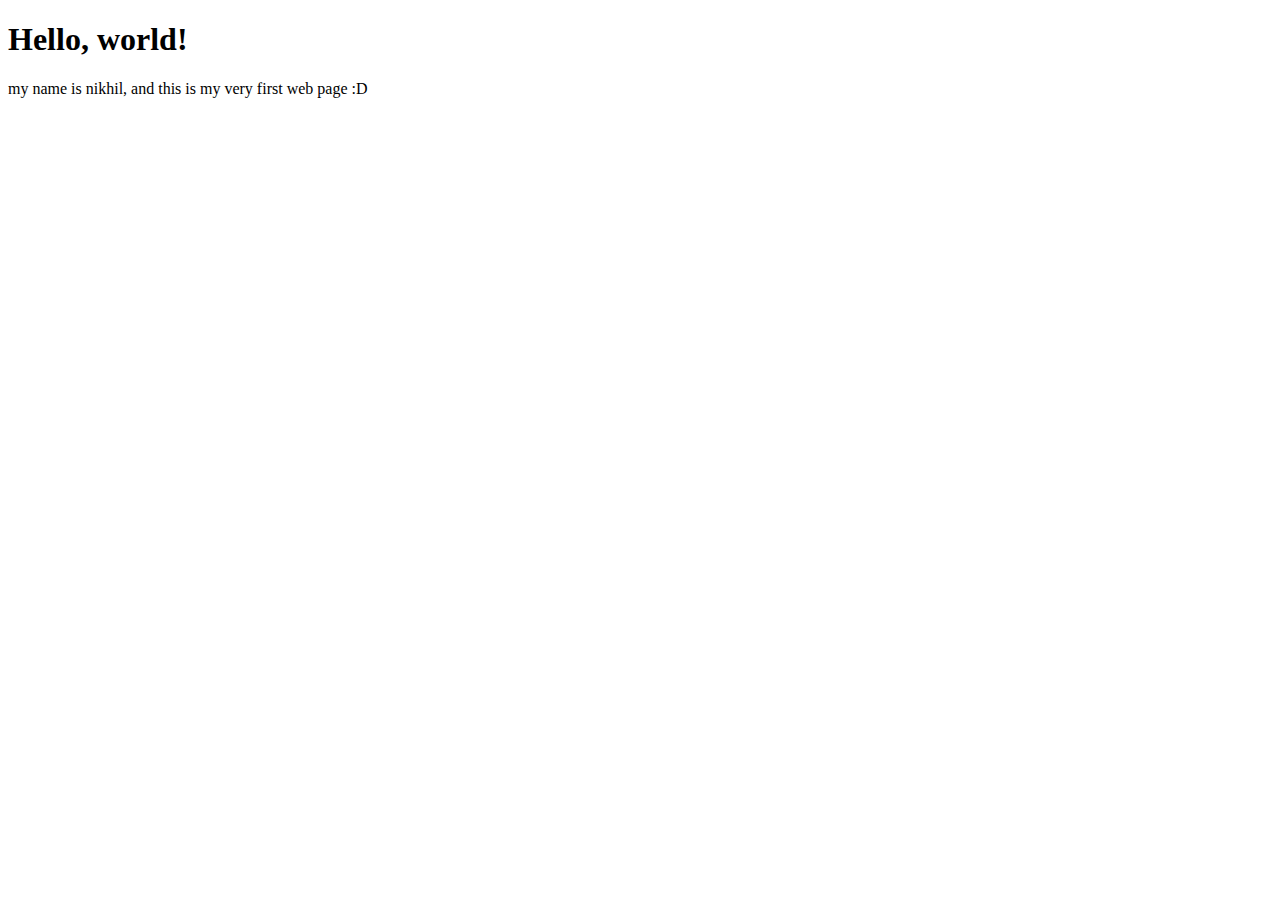
<file: 01-test/index.html>
<!DOCTYPE html>
<html lang="en">
  <head>
    <meta charset="UTF-8" />
    <meta http-equiv="X-UA-Compatible" content="IE=edge" />
    <meta name="viewport" content="width=device-width, initial-scale=1.0" />
    <title>My first webpage</title>
  </head>
  <body>
    <h1>Hello, world!</h1>
    <p>my name is nikhil, and this is my very first web page :D</p>
  </body>
</html>
</file>
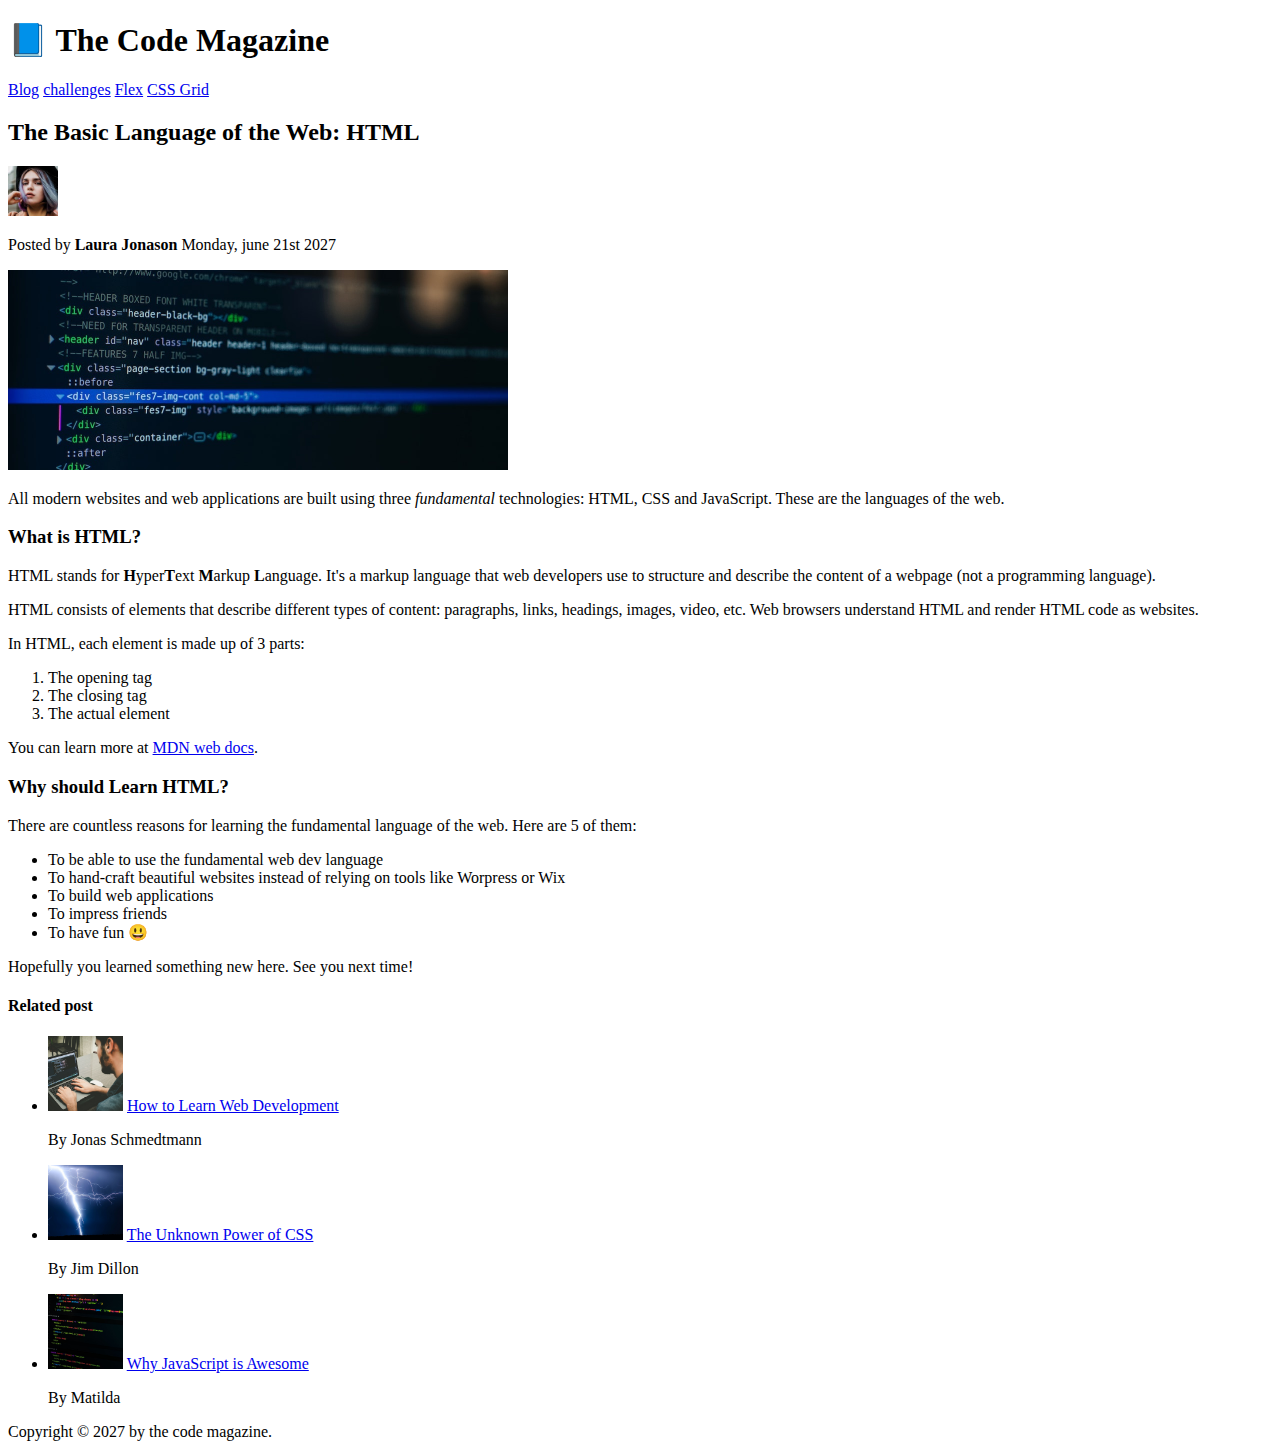
<file: 02-HTML-Fundamentals/index.html>
<!DOCTYPE html>
<html lang="en">
  <head>
    <meta charset="UTF-8" />
    <title>The Basic Language of the web : HTML</title>
  </head>

  <body>
    <!--
    <h1>The Basic Language of the web: HTML</h1>
    <h2>The Basic Language of the web: HTML</h2>
    <h3>The Basic Language of the web: HTML</h3>
    <h4>The Basic Language of the web: HTML</h4>
    <h5>The Basic Language of the web: HTML</h5>
    <h6>The Basic Language of the web: HTML</h6>
    -->
    <header>
      <h1>📘 The Code Magazine</h1>
      <!-- navigation links -->
      <nav>
        <a href="blog.html">Blog</a>
        <a href="#">challenges</a>
        <a href="#">Flex</a>
        <a href="#">CSS Grid</a>
      </nav>
    </header>

    <article>
      <header>
        <h2>The Basic Language of the Web: HTML</h2>

        <img
          src="img/laura-jones.jpg"
          alt="Headshot of laura jones"
          width="50"
          height="50"
        />

        <p>Posted by <strong>Laura Jonason</strong> Monday, june 21st 2027</p>

        <img
          src="img/post-img.jpg"
          alt="html code on screen"
          width="500"
          height="200"
        />
      </header>

      <p>
        All modern websites and web applications are built using three
        <em>fundamental</em>
        technologies: HTML, CSS and JavaScript. These are the languages of the
        web.
      </p>

      <h3>What is HTML?</h3>
      <p>
        HTML stands for <strong>H</strong>yper<strong>T</strong>ext
        <strong>M</strong>arkup <strong>L</strong>anguage. It's a markup
        language that web developers use to structure and describe the content
        of a webpage (not a programming language).
      </p>
      <p>
        HTML consists of elements that describe different types of content:
        paragraphs, links, headings, images, video, etc. Web browsers understand
        HTML and render HTML code as websites.
      </p>

      <p>In HTML, each element is made up of 3 parts:</p>
      <ol>
        <li>The opening tag</li>
        <li>The closing tag</li>
        <li>The actual element</li>
      </ol>

      <p>
        You can learn more at
        <a
          href="https://developer.mozilla.org/en-US/docs/Web/HTML/Element/html"
          target="_blank"
          >MDN web docs</a
        >.
      </p>

      <h3>Why should Learn HTML?</h3>
      <p>
        There are countless reasons for learning the fundamental language of the
        web. Here are 5 of them:
      </p>

      <ul>
        <li>To be able to use the fundamental web dev language</li>
        <li>
          To hand-craft beautiful websites instead of relying on tools like
          Worpress or Wix
        </li>
        <li>To build web applications</li>
        <li>To impress friends</li>
        <li>To have fun 😃</li>
      </ul>

      <p>Hopefully you learned something new here. See you next time!</p>
    </article>

    <aside>
      <h4>Related post</h4>

      <ul>
        <li>
          <img
            src="img/related-1.jpg"
            alt="related post 1"
            width="75"
            height="75"
          />
          <a href="#">How to Learn Web Development</a>
          <p>By Jonas Schmedtmann</p>
        </li>

        <li>
          <img
            src="img/related-2.jpg"
            alt="related post 2"
            width="75"
            height="75"
          />
          <a href="#">The Unknown Power of CSS</a>
          <p>By Jim Dillon</p>
        </li>

        <li>
          <img
            src="img/related-3.jpg"
            alt="related post 3"
            width="75"
            height="75"
          />
          <a href="#">Why JavaScript is Awesome</a>
          <p>By Matilda</p>
        </li>
      </ul>
    </aside>

    <footer>Copyright &copy; 2027 by the code magazine.</footer>
  </body>
</html>
</file>
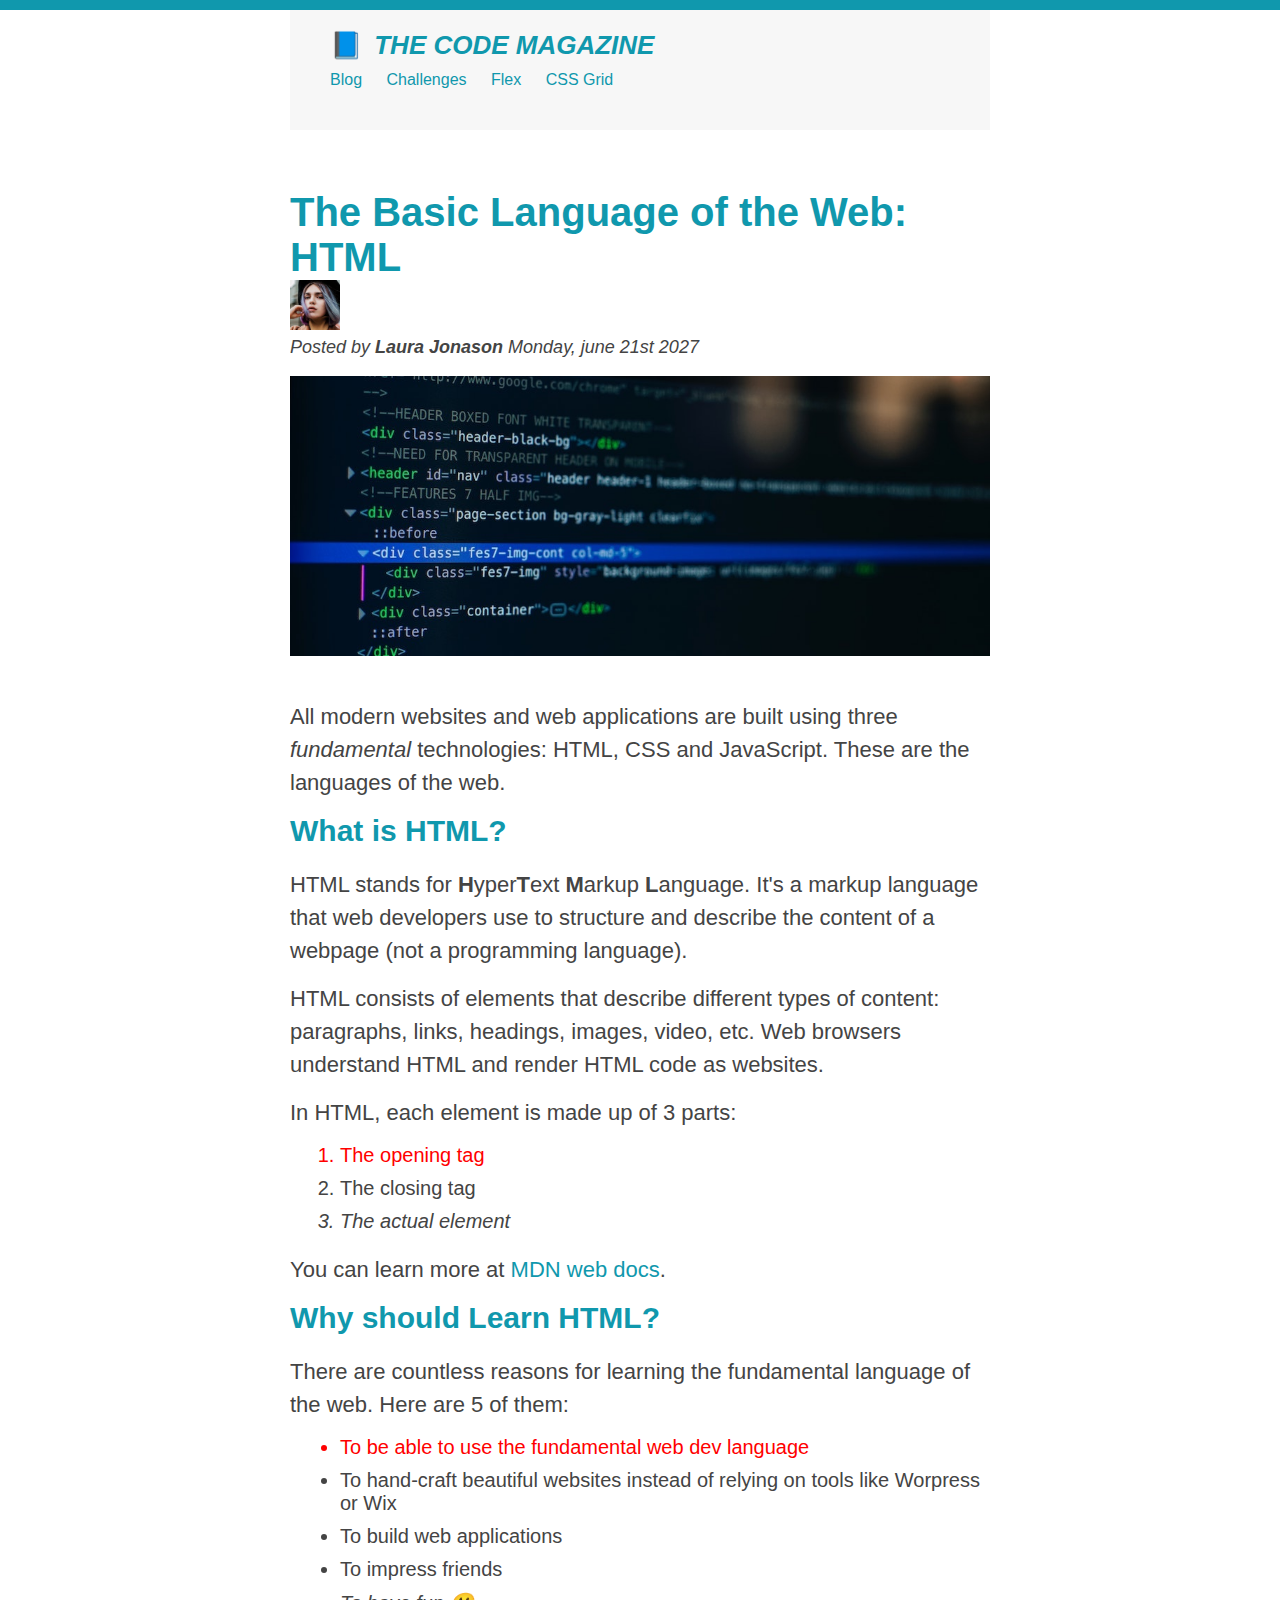
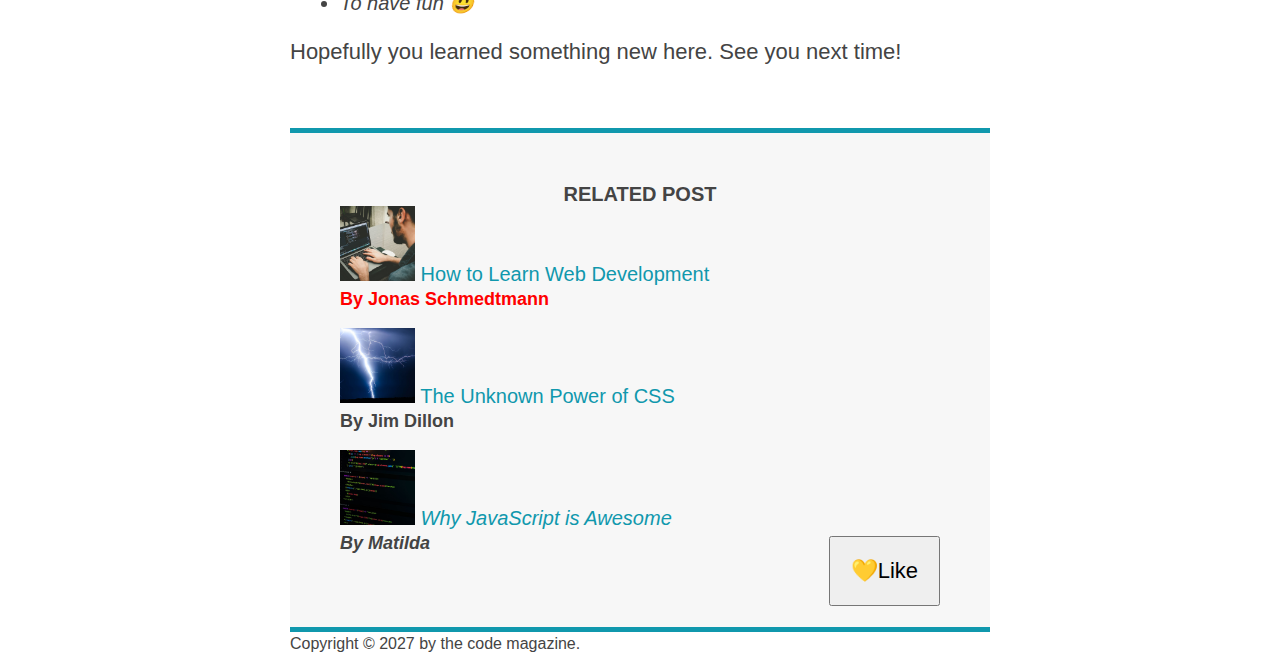
<file: 03-CSS Fundamentals/index.html>
<!DOCTYPE html>
<html lang="en">
  <head>
    <meta charset="UTF-8" />
    <title>The Basic Language of the web : HTML</title>

    <link href="style.css" rel="styleSheet" />
  </head>

  <body>
    <!--
    <h1>The Basic Language of the web: HTML</h1>
    <h2>The Basic Language of the web: HTML</h2>
    <h3>The Basic Language of the web: HTML</h3>
    <h4>The Basic Language of the web: HTML</h4>
    <h5>The Basic Language of the web: HTML</h5>
    <h6>The Basic Language of the web: HTML</h6>
    -->
    <div class="container">
      <header class="main-header">
        <h1>📘 The Code Magazine</h1>
        <!-- navigation links -->
        <nav>
          <a href="blog.html">Blog</a>
          <a href="#">Challenges</a>
          <a href="#">Flex</a>
          <a href="#">CSS Grid</a>
        </nav>
      </header>

      <article>
        <header class="post-header">
          <h2>The Basic Language of the Web: HTML</h2>

          <img
            src="img/laura-jones.jpg"
            alt="Headshot of laura jones"
            width="50"
            height="50"
          />

          <p id="author">
            Posted by <strong>Laura Jonason</strong> Monday, june 21st 2027
          </p>

          <img
            src="img/post-img.jpg"
            alt="html code on screen"
            width="500"
            height="200"
            class="post-img"
          />
        </header>

        <p>
          All modern websites and web applications are built using three
          <em>fundamental</em>
          technologies: HTML, CSS and JavaScript. These are the languages of the
          web.
        </p>

        <h3>What is HTML?</h3>
        <p>
          HTML stands for <strong>H</strong>yper<strong>T</strong>ext
          <strong>M</strong>arkup <strong>L</strong>anguage. It's a markup
          language that web developers use to structure and describe the content
          of a webpage (not a programming language).
        </p>
        <p>
          HTML consists of elements that describe different types of content:
          paragraphs, links, headings, images, video, etc. Web browsers
          understand HTML and render HTML code as websites.
        </p>

        <p>In HTML, each element is made up of 3 parts:</p>
        <ol>
          <li>The opening tag</li>
          <li>The closing tag</li>
          <li>The actual element</li>
        </ol>

        <p>
          You can learn more at
          <a
            href="https://developer.mozilla.org/en-US/docs/Web/HTML/Element/html"
            target="_blank"
            >MDN web docs</a
          >.
        </p>

        <h3>Why should Learn HTML?</h3>
        <p>
          There are countless reasons for learning the fundamental language of
          the web. Here are 5 of them:
        </p>

        <ul>
          <li>To be able to use the fundamental web dev language</li>
          <li>
            To hand-craft beautiful websites instead of relying on tools like
            Worpress or Wix
          </li>
          <li>To build web applications</li>
          <li>To impress friends</li>
          <li>To have fun 😃</li>
        </ul>

        <p>Hopefully you learned something new here. See you next time!</p>
      </article>

      <aside>
        <h4>Related post</h4>

        <ul class="related">
          <li>
            <img
              src="img/related-1.jpg"
              alt="related post 1"
              width="75"
              height="75"
            />
            <a href="#">How to Learn Web Development</a>
            <p class="related-author">By Jonas Schmedtmann</p>
          </li>

          <li>
            <img
              src="img/related-2.jpg"
              alt="related post 2"
              width="75"
              height="75"
            />
            <a href="#">The Unknown Power of CSS</a>
            <p class="related-author">By Jim Dillon</p>
          </li>

          <li>
            <img
              src="img/related-3.jpg"
              alt="related post 3"
              width="75"
              height="75"
            />
            <a href="#">Why JavaScript is Awesome</a>
            <p class="related-author">By Matilda</p>
          </li>
        </ul>
      </aside>

      <footer>
        <p id="copyright" class="copyright text">
          Copyright &copy; 2027 by the code magazine.
        </p>
      </footer>
      <button>💛Like</button>
    </div>
  </body>
</html>
</file>
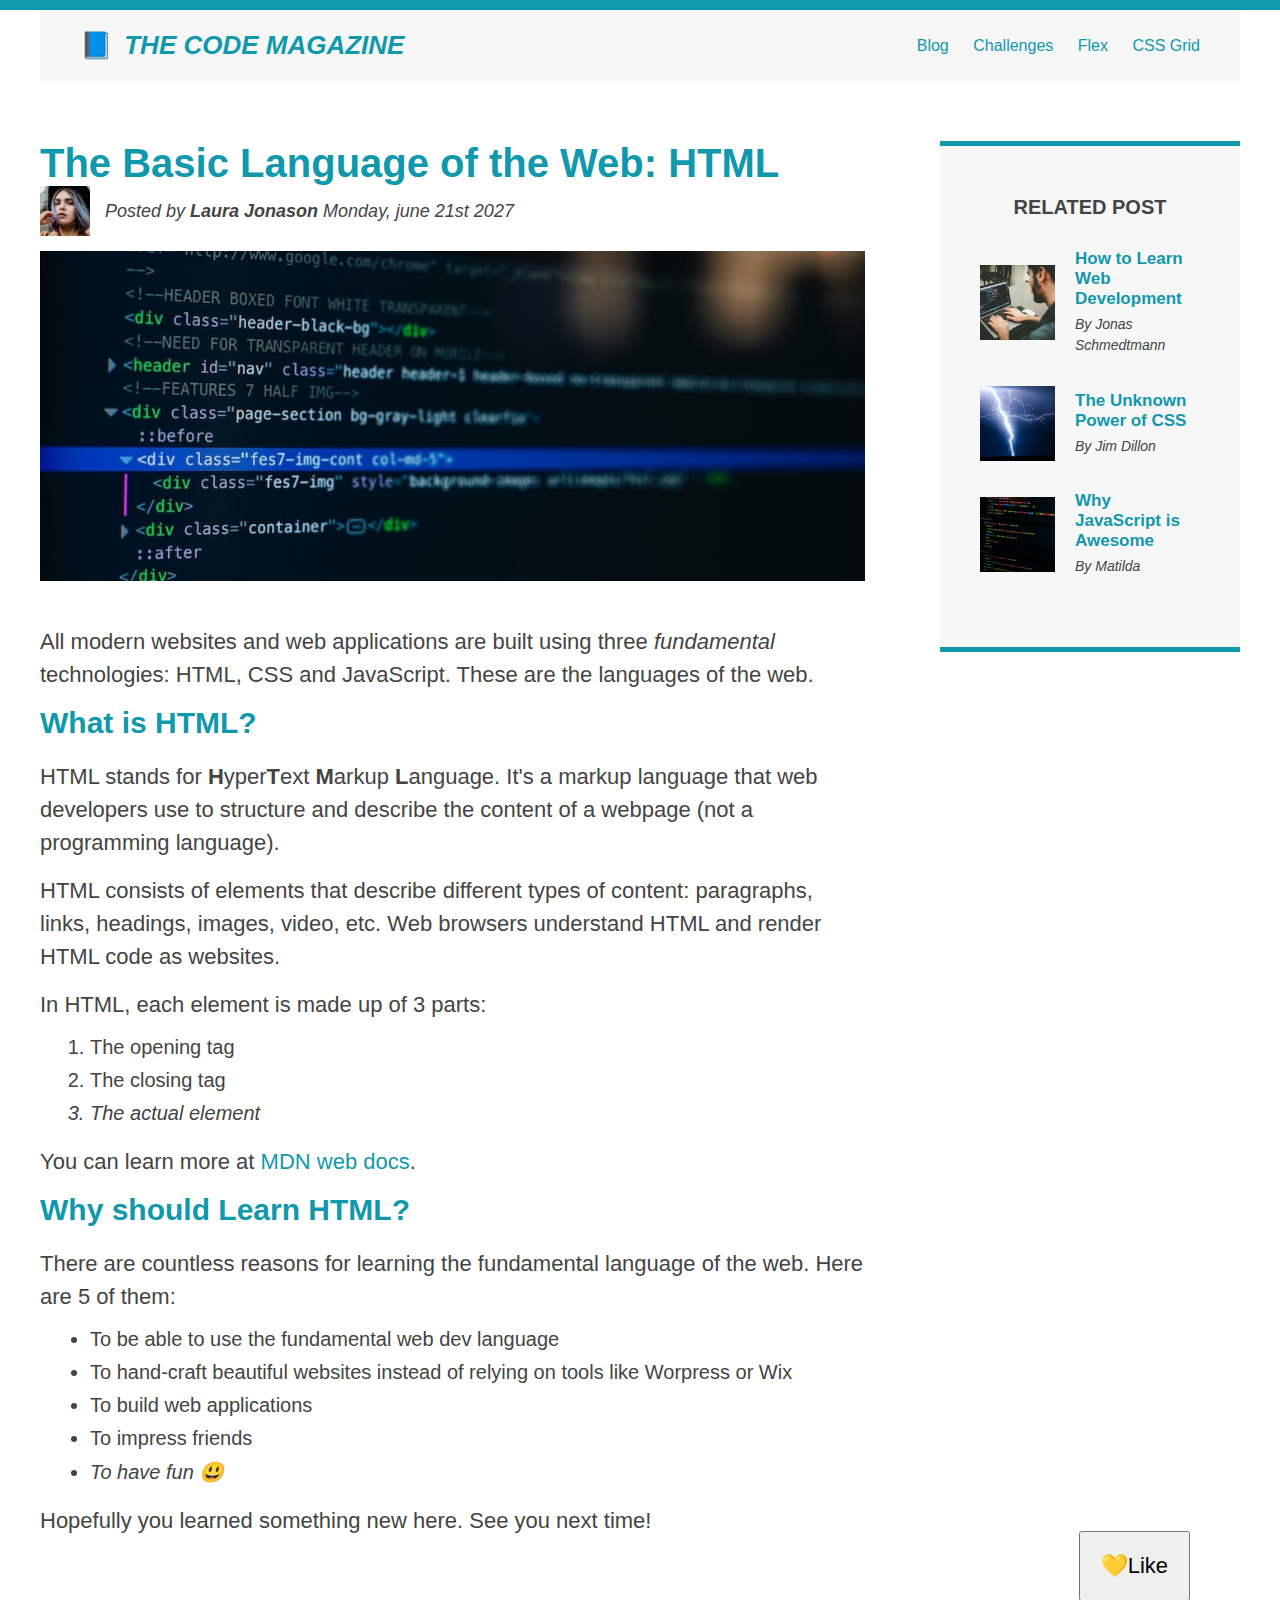
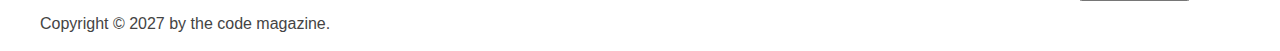
<file: 04-CSS-Layouts/index.html>
<!DOCTYPE html>
<html lang="en">
  <head>
    <meta charset="UTF-8" />
    <title>The Basic Language of the web : HTML</title>

    <link href="style.css" rel="styleSheet" />
  </head>

  <body>
    <!--
    <h1>The Basic Language of the web: HTML</h1>
    <h2>The Basic Language of the web: HTML</h2>
    <h3>The Basic Language of the web: HTML</h3>
    <h4>The Basic Language of the web: HTML</h4>
    <h5>The Basic Language of the web: HTML</h5>
    <h6>The Basic Language of the web: HTML</h6>
    -->
    <div class="container">
      <header class="main-header clearfix">
        <h1>📘 The Code Magazine</h1>
        <!-- navigation links -->
        <nav>
          <a href="blog.html">Blog</a>
          <a href="#">Challenges</a>
          <a href="flexbox.html">Flex</a>
          <a href="css-grid.html">CSS Grid</a>
        </nav>
      </header>

      <!-- <div class="row"> -->
      <article>
        <header class="post-header">
          <h2>The Basic Language of the Web: HTML</h2>

          <div class="author-box">
            <img
              src="img/laura-jones.jpg"
              alt="Headshot of laura jones"
              width="50"
              height="50"
              class="author-img"
            />

            <p id="author" class="author">
              Posted by <strong>Laura Jonason</strong> Monday, june 21st 2027
            </p>
          </div>

          <img
            src="img/post-img.jpg"
            alt="html code on screen"
            width="500"
            height="200"
            class="post-img"
          />
        </header>

        <p>
          All modern websites and web applications are built using three
          <em>fundamental</em>
          technologies: HTML, CSS and JavaScript. These are the languages of the
          web.
        </p>

        <h3>What is HTML?</h3>
        <p>
          HTML stands for <strong>H</strong>yper<strong>T</strong>ext
          <strong>M</strong>arkup <strong>L</strong>anguage. It's a markup
          language that web developers use to structure and describe the content
          of a webpage (not a programming language).
        </p>
        <p>
          HTML consists of elements that describe different types of content:
          paragraphs, links, headings, images, video, etc. Web browsers
          understand HTML and render HTML code as websites.
        </p>

        <p>In HTML, each element is made up of 3 parts:</p>
        <ol>
          <li>The opening tag</li>
          <li>The closing tag</li>
          <li>The actual element</li>
        </ol>

        <p>
          You can learn more at
          <a
            href="https://developer.mozilla.org/en-US/docs/Web/HTML/Element/html"
            target="_blank"
            >MDN web docs</a
          >.
        </p>

        <h3>Why should Learn HTML?</h3>
        <p>
          There are countless reasons for learning the fundamental language of
          the web. Here are 5 of them:
        </p>

        <ul>
          <li>To be able to use the fundamental web dev language</li>
          <li>
            To hand-craft beautiful websites instead of relying on tools like
            Worpress or Wix
          </li>
          <li>To build web applications</li>
          <li>To impress friends</li>
          <li>To have fun 😃</li>
        </ul>

        <p>Hopefully you learned something new here. See you next time!</p>
      </article>

      <aside>
        <h4>Related post</h4>

        <ul class="related">
          <li class="related-post">
            <img
              src="img/related-1.jpg"
              alt="related post 1"
              width="75"
              height="75"
            />
            <div>
              <a href="#" class="related-link">How to Learn Web Development</a>
              <p class="related-author">By Jonas Schmedtmann</p>
            </div>
          </li>

          <li class="related-post">
            <img
              src="img/related-2.jpg"
              alt="related post 2"
              width="75"
              height="75"
            />
            <div>
              <a href="#" class="related-link">The Unknown Power of CSS</a>
              <p class="related-author">By Jim Dillon</p>
            </div>
          </li>

          <li class="related-post">
            <img
              src="img/related-3.jpg"
              alt="related post 3"
              width="75"
              height="75"
            />
            <div>
              <a href="#" class="related-link">Why JavaScript is Awesome</a>
              <p class="related-author">By Matilda</p>
            </div>
          </li>
        </ul>
      </aside>
      <!-- </div> -->

      <footer>
        <p id="copyright" class="copyright text">
          Copyright &copy; 2027 by the code magazine.
        </p>
      </footer>
      <button>💛Like</button>
    </div>
  </body>
</html>
</file>
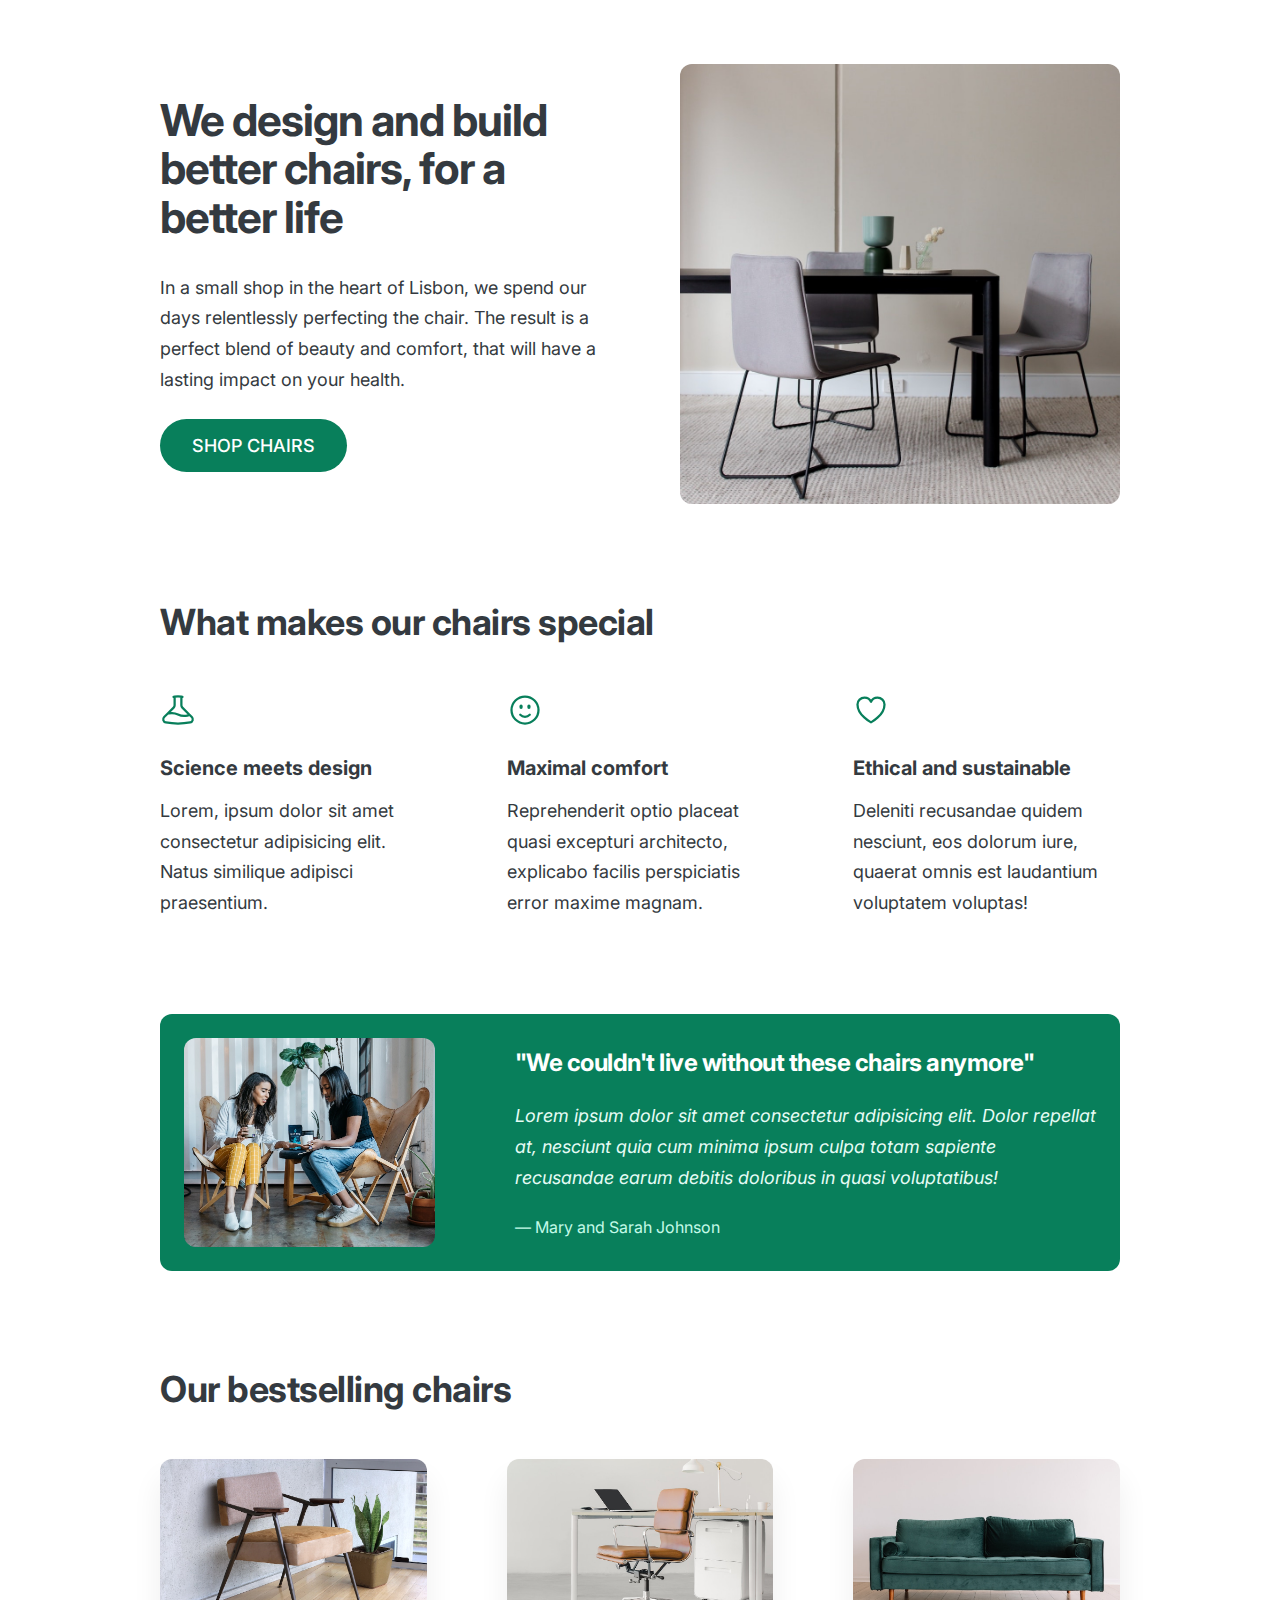
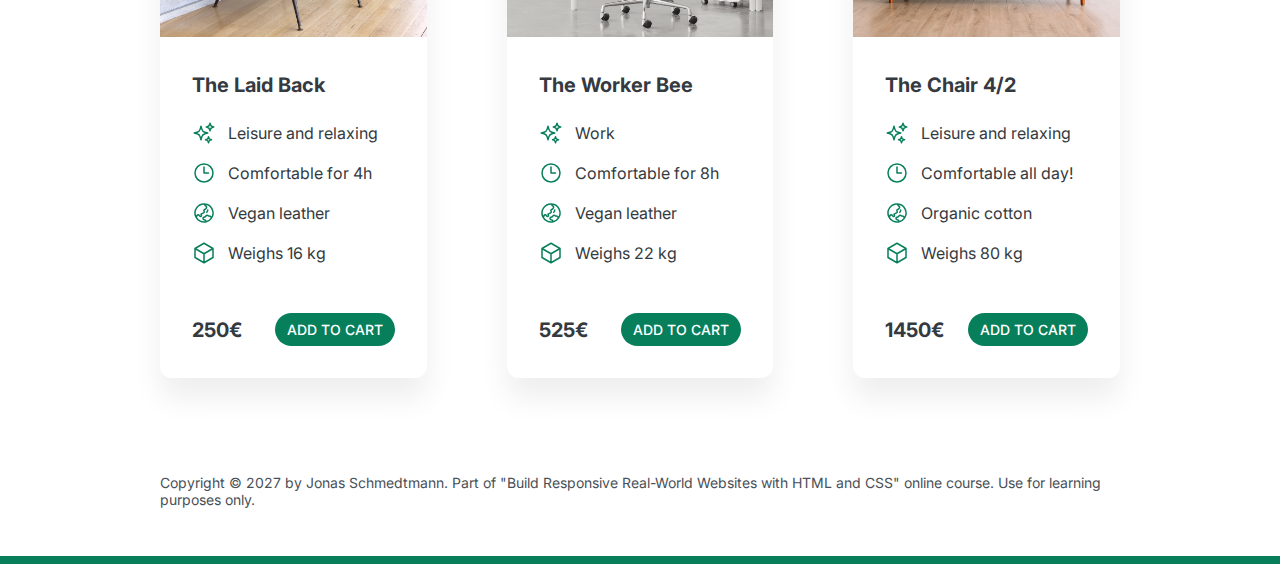
<file: 05-Design/index.html>
<!DOCTYPE html>
<html lang="en">
  <head>
    <meta charset="UTF-8" />
    <meta http-equiv="X-UA-Compatible" content="IE=edge" />
    <meta name="viewport" content="width=device-width, initial-scale=1.0" />
    <link rel="preconnect" href="https://fonts.googleapis.com" />
    <link rel="preconnect" href="https://fonts.gstatic.com" crossorigin />
    <link
      href="https://fonts.googleapis.com/css2?family=Inter:wght@400;500;700&display=swap"
      rel="stylesheet"
    />

    <link rel="stylesheet" href="style.css" />
    <title>Lisbon Chair Shop</title>
  </head>
  <body>
    <div class="container">
      <header>
        <div class="header-text-box">
          <h1>We design and build better chairs, for a better life</h1>
          <p class="header-text">
            In a small shop in the heart of Lisbon, we spend our days
            relentlessly perfecting the chair. The result is a perfect blend of
            beauty and comfort, that will have a lasting impact on your health.
          </p>
          <a class="btn btn--big" href="#">Shop chairs</a>
        </div>
        <img src="hero.jpg" alt="Photo" />
      </header>

      <section>
        <h2>What makes our chairs special</h2>
        <div class="grid-3-cols">
          <div>
            <svg
              xmlns="http://www.w3.org/2000/svg"
              fill="none"
              viewBox="0 0 24 24"
              stroke-width="1.5"
              stroke="currentColor"
              class="features-icon"
            >
              <path
                stroke-linecap="round"
                stroke-linejoin="round"
                d="M9.75 3.104v5.714a2.25 2.25 0 01-.659 1.591L5 14.5M9.75 3.104c-.251.023-.501.05-.75.082m.75-.082a24.301 24.301 0 014.5 0m0 0v5.714c0 .597.237 1.17.659 1.591L19.8 15.3M14.25 3.104c.251.023.501.05.75.082M19.8 15.3l-1.57.393A9.065 9.065 0 0112 15a9.065 9.065 0 00-6.23-.693L5 14.5m14.8.8l1.402 1.402c1.232 1.232.65 3.318-1.067 3.611A48.309 48.309 0 0112 21c-2.773 0-5.491-.235-8.135-.687-1.718-.293-2.3-2.379-1.067-3.61L5 14.5"
              />
            </svg>

            <p class="features-title"><strong>Science meets design</strong></p>
            <p class="features-text">
              Lorem, ipsum dolor sit amet consectetur adipisicing elit. Natus
              similique adipisci praesentium.
            </p>
          </div>

          <div>
            <svg
              xmlns="http://www.w3.org/2000/svg"
              fill="none"
              viewBox="0 0 24 24"
              stroke-width="1.5"
              stroke="currentColor"
              class="features-icon"
            >
              <path
                stroke-linecap="round"
                stroke-linejoin="round"
                d="M15.182 15.182a4.5 4.5 0 01-6.364 0M21 12a9 9 0 11-18 0 9 9 0 0118 0zM9.75 9.75c0 .414-.168.75-.375.75S9 10.164 9 9.75 9.168 9 9.375 9s.375.336.375.75zm-.375 0h.008v.015h-.008V9.75zm5.625 0c0 .414-.168.75-.375.75s-.375-.336-.375-.75.168-.75.375-.75.375.336.375.75zm-.375 0h.008v.015h-.008V9.75z"
              />
            </svg>

            <p class="features-title">
              <strong>Maximal comfort</strong>
            </p>
            <p class="features-text">
              Reprehenderit optio placeat quasi excepturi architecto, explicabo
              facilis perspiciatis error maxime magnam.
            </p>
          </div>

          <div>
            <svg
              xmlns="http://www.w3.org/2000/svg"
              fill="none"
              viewBox="0 0 24 24"
              stroke-width="1.5"
              stroke="currentColor"
              class="features-icon"
            >
              <path
                stroke-linecap="round"
                stroke-linejoin="round"
                d="M21 8.25c0-2.485-2.099-4.5-4.688-4.5-1.935 0-3.597 1.126-4.312 2.733-.715-1.607-2.377-2.733-4.313-2.733C5.1 3.75 3 5.765 3 8.25c0 7.22 9 12 9 12s9-4.78 9-12z"
              />
            </svg>

            <p class="features-title">
              <strong>Ethical and sustainable</strong>
            </p>
            <p class="features-text">
              Deleniti recusandae quidem nesciunt, eos dolorum iure, quaerat
              omnis est laudantium voluptatem voluptas!
            </p>
          </div>
        </div>
      </section>

      <section class="testimonial-section">
        <div class="grid-3-cols">
          <img src="customers.jpg" alt="People sitting on chairs" />
          <div class="testimonial-box">
            <h2>"We couldn't live without these chairs anymore"</h2>
            <blockquote class="testimonial-text">
              Lorem ipsum dolor sit amet consectetur adipisicing elit. Dolor
              repellat at, nesciunt quia cum minima ipsum culpa totam sapiente
              recusandae earum debitis doloribus in quasi voluptatibus!
            </blockquote>
            <p class="testimonial-author">&mdash; Mary and Sarah Johnson</p>
          </div>
        </div>
      </section>

      <section>
        <h2>Our bestselling chairs</h2>
        <div class="grid-3-cols">
          <figure class="chair">
            <img src="chair-1.jpg" alt="Chair" />
            <div class="chair-box">
              <h3>The Laid Back</h3>
              <ul class="chair-details">
                <li>
                  <svg
                    xmlns="http://www.w3.org/2000/svg"
                    fill="none"
                    viewBox="0 0 24 24"
                    stroke-width="1.5"
                    stroke="currentColor"
                    class="chair-icon"
                  >
                    <path
                      stroke-linecap="round"
                      stroke-linejoin="round"
                      d="M9.813 15.904L9 18.75l-.813-2.846a4.5 4.5 0 00-3.09-3.09L2.25 12l2.846-.813a4.5 4.5 0 003.09-3.09L9 5.25l.813 2.846a4.5 4.5 0 003.09 3.09L15.75 12l-2.846.813a4.5 4.5 0 00-3.09 3.09zM18.259 8.715L18 9.75l-.259-1.035a3.375 3.375 0 00-2.455-2.456L14.25 6l1.036-.259a3.375 3.375 0 002.455-2.456L18 2.25l.259 1.035a3.375 3.375 0 002.456 2.456L21.75 6l-1.035.259a3.375 3.375 0 00-2.456 2.456zM16.894 20.567L16.5 21.75l-.394-1.183a2.25 2.25 0 00-1.423-1.423L13.5 18.75l1.183-.394a2.25 2.25 0 001.423-1.423l.394-1.183.394 1.183a2.25 2.25 0 001.423 1.423l1.183.394-1.183.394a2.25 2.25 0 00-1.423 1.423z"
                    />
                  </svg>

                  <!-- Span is a generic INLINE text element, it doesn't have any meaning. It's like a div element, but inline -->
                  <span>Leisure and relaxing</span>
                </li>
                <li>
                  <svg
                    xmlns="http://www.w3.org/2000/svg"
                    fill="none"
                    viewBox="0 0 24 24"
                    stroke-width="1.5"
                    stroke="currentColor"
                    class="chair-icon"
                  >
                    <path
                      stroke-linecap="round"
                      stroke-linejoin="round"
                      d="M12 6v6h4.5m4.5 0a9 9 0 11-18 0 9 9 0 0118 0z"
                    />
                  </svg>

                  <span>Comfortable for 4h</span>
                </li>
                <li>
                  <svg
                    xmlns="http://www.w3.org/2000/svg"
                    fill="none"
                    viewBox="0 0 24 24"
                    stroke-width="1.5"
                    stroke="currentColor"
                    class="chair-icon"
                  >
                    <path
                      stroke-linecap="round"
                      stroke-linejoin="round"
                      d="M12.75 3.03v.568c0 .334.148.65.405.864l1.068.89c.442.369.535 1.01.216 1.49l-.51.766a2.25 2.25 0 01-1.161.886l-.143.048a1.107 1.107 0 00-.57 1.664c.369.555.169 1.307-.427 1.605L9 13.125l.423 1.059a.956.956 0 01-1.652.928l-.679-.906a1.125 1.125 0 00-1.906.172L4.5 15.75l-.612.153M12.75 3.031a9 9 0 00-8.862 12.872M12.75 3.031a9 9 0 016.69 14.036m0 0l-.177-.529A2.25 2.25 0 0017.128 15H16.5l-.324-.324a1.453 1.453 0 00-2.328.377l-.036.073a1.586 1.586 0 01-.982.816l-.99.282c-.55.157-.894.702-.8 1.267l.073.438c.08.474.49.821.97.821.846 0 1.598.542 1.865 1.345l.215.643m5.276-3.67a9.012 9.012 0 01-5.276 3.67m0 0a9 9 0 01-10.275-4.835M15.75 9c0 .896-.393 1.7-1.016 2.25"
                    />
                  </svg>

                  <span>Vegan leather</span>
                </li>
                <li>
                  <svg
                    xmlns="http://www.w3.org/2000/svg"
                    fill="none"
                    viewBox="0 0 24 24"
                    stroke-width="1.5"
                    stroke="currentColor"
                    class="chair-icon"
                  >
                    <path
                      stroke-linecap="round"
                      stroke-linejoin="round"
                      d="M21 7.5l-9-5.25L3 7.5m18 0l-9 5.25m9-5.25v9l-9 5.25M3 7.5l9 5.25M3 7.5v9l9 5.25m0-9v9"
                    />
                  </svg>

                  <span>Weighs 16 kg</span>
                </li>
              </ul>
              <div class="chair-price">
                <strong>250€</strong>
                <a href="#" class="btn btn--small">Add to cart</a>
              </div>
            </div>
          </figure>

          <figure class="chair">
            <img src="chair-2.jpg" alt="Chair" />
            <div class="chair-box">
              <h3>The Worker Bee</h3>
              <ul class="chair-details">
                <li>
                  <svg
                    xmlns="http://www.w3.org/2000/svg"
                    fill="none"
                    viewBox="0 0 24 24"
                    stroke-width="1.5"
                    stroke="currentColor"
                    class="chair-icon"
                  >
                    <path
                      stroke-linecap="round"
                      stroke-linejoin="round"
                      d="M9.813 15.904L9 18.75l-.813-2.846a4.5 4.5 0 00-3.09-3.09L2.25 12l2.846-.813a4.5 4.5 0 003.09-3.09L9 5.25l.813 2.846a4.5 4.5 0 003.09 3.09L15.75 12l-2.846.813a4.5 4.5 0 00-3.09 3.09zM18.259 8.715L18 9.75l-.259-1.035a3.375 3.375 0 00-2.455-2.456L14.25 6l1.036-.259a3.375 3.375 0 002.455-2.456L18 2.25l.259 1.035a3.375 3.375 0 002.456 2.456L21.75 6l-1.035.259a3.375 3.375 0 00-2.456 2.456zM16.894 20.567L16.5 21.75l-.394-1.183a2.25 2.25 0 00-1.423-1.423L13.5 18.75l1.183-.394a2.25 2.25 0 001.423-1.423l.394-1.183.394 1.183a2.25 2.25 0 001.423 1.423l1.183.394-1.183.394a2.25 2.25 0 00-1.423 1.423z"
                    />
                  </svg>
                  <span>Work</span>
                </li>
                <li>
                  <svg
                    xmlns="http://www.w3.org/2000/svg"
                    fill="none"
                    viewBox="0 0 24 24"
                    stroke-width="1.5"
                    stroke="currentColor"
                    class="chair-icon"
                  >
                    <path
                      stroke-linecap="round"
                      stroke-linejoin="round"
                      d="M12 6v6h4.5m4.5 0a9 9 0 11-18 0 9 9 0 0118 0z"
                    />
                  </svg>
                  <span>Comfortable for 8h</span>
                </li>
                <li>
                  <svg
                    xmlns="http://www.w3.org/2000/svg"
                    fill="none"
                    viewBox="0 0 24 24"
                    stroke-width="1.5"
                    stroke="currentColor"
                    class="chair-icon"
                  >
                    <path
                      stroke-linecap="round"
                      stroke-linejoin="round"
                      d="M12.75 3.03v.568c0 .334.148.65.405.864l1.068.89c.442.369.535 1.01.216 1.49l-.51.766a2.25 2.25 0 01-1.161.886l-.143.048a1.107 1.107 0 00-.57 1.664c.369.555.169 1.307-.427 1.605L9 13.125l.423 1.059a.956.956 0 01-1.652.928l-.679-.906a1.125 1.125 0 00-1.906.172L4.5 15.75l-.612.153M12.75 3.031a9 9 0 00-8.862 12.872M12.75 3.031a9 9 0 016.69 14.036m0 0l-.177-.529A2.25 2.25 0 0017.128 15H16.5l-.324-.324a1.453 1.453 0 00-2.328.377l-.036.073a1.586 1.586 0 01-.982.816l-.99.282c-.55.157-.894.702-.8 1.267l.073.438c.08.474.49.821.97.821.846 0 1.598.542 1.865 1.345l.215.643m5.276-3.67a9.012 9.012 0 01-5.276 3.67m0 0a9 9 0 01-10.275-4.835M15.75 9c0 .896-.393 1.7-1.016 2.25"
                    />
                  </svg>
                  <span>Vegan leather</span>
                </li>
                <li>
                  <svg
                    xmlns="http://www.w3.org/2000/svg"
                    fill="none"
                    viewBox="0 0 24 24"
                    stroke-width="1.5"
                    stroke="currentColor"
                    class="chair-icon"
                  >
                    <path
                      stroke-linecap="round"
                      stroke-linejoin="round"
                      d="M21 7.5l-9-5.25L3 7.5m18 0l-9 5.25m9-5.25v9l-9 5.25M3 7.5l9 5.25M3 7.5v9l9 5.25m0-9v9"
                    />
                  </svg>
                  <span>Weighs 22 kg</span>
                </li>
              </ul>
              <div class="chair-price">
                <strong>525€</strong>
                <a href="#" class="btn btn--small">Add to cart</a>
              </div>
            </div>
          </figure>

          <figure class="chair">
            <img src="chair-3.jpg" alt="Chair" />
            <div class="chair-box">
              <h3>The Chair 4/2</h3>
              <ul class="chair-details">
                <li>
                  <svg
                    xmlns="http://www.w3.org/2000/svg"
                    fill="none"
                    viewBox="0 0 24 24"
                    stroke-width="1.5"
                    stroke="currentColor"
                    class="chair-icon"
                  >
                    <path
                      stroke-linecap="round"
                      stroke-linejoin="round"
                      d="M9.813 15.904L9 18.75l-.813-2.846a4.5 4.5 0 00-3.09-3.09L2.25 12l2.846-.813a4.5 4.5 0 003.09-3.09L9 5.25l.813 2.846a4.5 4.5 0 003.09 3.09L15.75 12l-2.846.813a4.5 4.5 0 00-3.09 3.09zM18.259 8.715L18 9.75l-.259-1.035a3.375 3.375 0 00-2.455-2.456L14.25 6l1.036-.259a3.375 3.375 0 002.455-2.456L18 2.25l.259 1.035a3.375 3.375 0 002.456 2.456L21.75 6l-1.035.259a3.375 3.375 0 00-2.456 2.456zM16.894 20.567L16.5 21.75l-.394-1.183a2.25 2.25 0 00-1.423-1.423L13.5 18.75l1.183-.394a2.25 2.25 0 001.423-1.423l.394-1.183.394 1.183a2.25 2.25 0 001.423 1.423l1.183.394-1.183.394a2.25 2.25 0 00-1.423 1.423z"
                    />
                  </svg>
                  <span>Leisure and relaxing</span>
                </li>
                <li>
                  <svg
                    xmlns="http://www.w3.org/2000/svg"
                    fill="none"
                    viewBox="0 0 24 24"
                    stroke-width="1.5"
                    stroke="currentColor"
                    class="chair-icon"
                  >
                    <path
                      stroke-linecap="round"
                      stroke-linejoin="round"
                      d="M12 6v6h4.5m4.5 0a9 9 0 11-18 0 9 9 0 0118 0z"
                    />
                  </svg>
                  <span>Comfortable all day!</span>
                </li>
                <li>
                  <svg
                    xmlns="http://www.w3.org/2000/svg"
                    fill="none"
                    viewBox="0 0 24 24"
                    stroke-width="1.5"
                    stroke="currentColor"
                    class="chair-icon"
                  >
                    <path
                      stroke-linecap="round"
                      stroke-linejoin="round"
                      d="M12.75 3.03v.568c0 .334.148.65.405.864l1.068.89c.442.369.535 1.01.216 1.49l-.51.766a2.25 2.25 0 01-1.161.886l-.143.048a1.107 1.107 0 00-.57 1.664c.369.555.169 1.307-.427 1.605L9 13.125l.423 1.059a.956.956 0 01-1.652.928l-.679-.906a1.125 1.125 0 00-1.906.172L4.5 15.75l-.612.153M12.75 3.031a9 9 0 00-8.862 12.872M12.75 3.031a9 9 0 016.69 14.036m0 0l-.177-.529A2.25 2.25 0 0017.128 15H16.5l-.324-.324a1.453 1.453 0 00-2.328.377l-.036.073a1.586 1.586 0 01-.982.816l-.99.282c-.55.157-.894.702-.8 1.267l.073.438c.08.474.49.821.97.821.846 0 1.598.542 1.865 1.345l.215.643m5.276-3.67a9.012 9.012 0 01-5.276 3.67m0 0a9 9 0 01-10.275-4.835M15.75 9c0 .896-.393 1.7-1.016 2.25"
                    />
                  </svg>
                  <span>Organic cotton</span>
                </li>
                <li>
                  <svg
                    xmlns="http://www.w3.org/2000/svg"
                    fill="none"
                    viewBox="0 0 24 24"
                    stroke-width="1.5"
                    stroke="currentColor"
                    class="chair-icon"
                  >
                    <path
                      stroke-linecap="round"
                      stroke-linejoin="round"
                      d="M21 7.5l-9-5.25L3 7.5m18 0l-9 5.25m9-5.25v9l-9 5.25M3 7.5l9 5.25M3 7.5v9l9 5.25m0-9v9"
                    />
                  </svg>
                  <span>Weighs 80 kg</span>
                </li>
              </ul>
              <div class="chair-price">
                <strong>1450€</strong>
                <a href="#" class="btn btn--small">Add to cart</a>
              </div>
            </div>
          </figure>
        </div>
      </section>

      <footer>
        Copyright &copy; 2027 by Jonas Schmedtmann. Part of "Build Responsive
        Real-World Websites with HTML and CSS" online course. Use for learning
        purposes only.
      </footer>
    </div>
  </body>
</html>
</file>
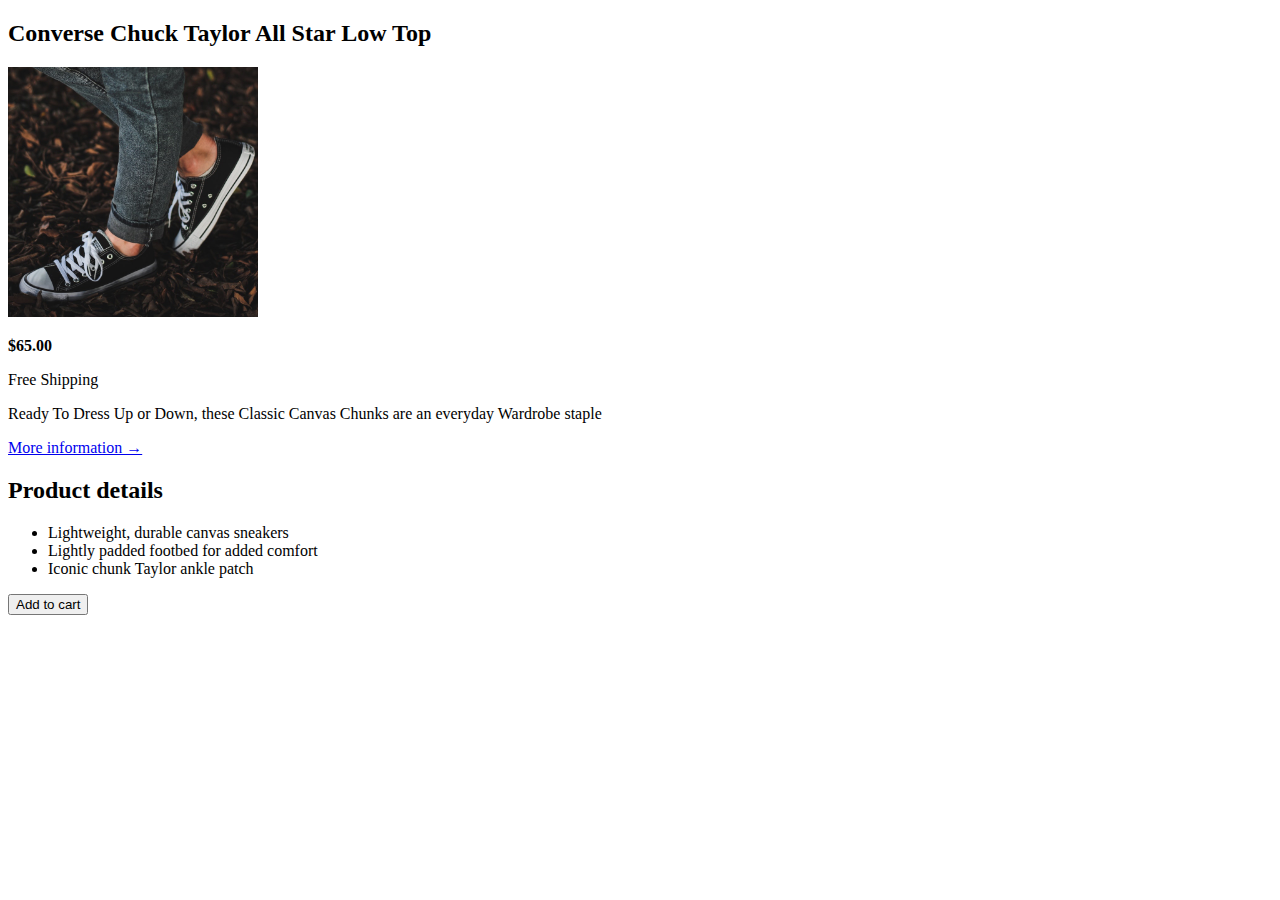
<file: 02-HTML-Fundamentals/challenge.html>
<!DOCTYPE html>
<html>
  <head>
    <title>Converse Chuck Taylor All Star Low Top</title>
  </head>

  <body>
    <article>
      <h2>Converse Chuck Taylor All Star Low Top</h2>
      <img
        src="img/challenges.jpg"
        alt="Converse shoe"
        height="250"
        width="250"
      />
      <p><strong>$65.00</strong></p>
      <p>Free Shipping</p>
      <p>
        Ready To Dress Up or Down, these Classic Canvas Chunks are an everyday
        Wardrobe staple
      </p>
      <a href="https://www.converse.com/us" target="_blank"
        >More information &rarr;</a
      >

      <h2>Product details</h2>

      <ul>
        <li>Lightweight, durable canvas sneakers</li>
        <li>Lightly padded footbed for added comfort</li>
        <li>Iconic chunk Taylor ankle patch</li>
      </ul>
      <button>Add to cart</button>
    </article>
  </body>
</html>
</file>
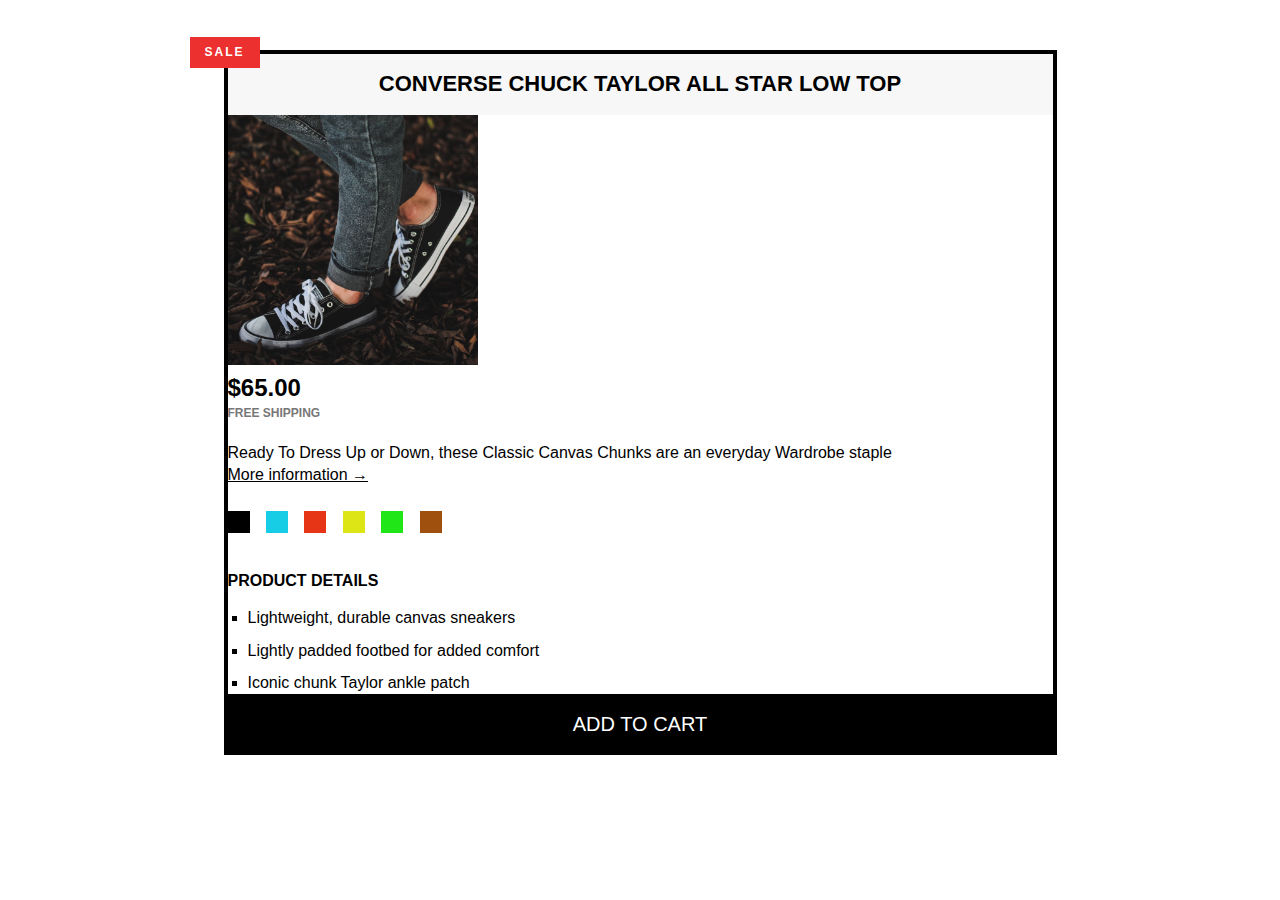
<file: 03-CSS Fundamentals/challenge.html>
<!DOCTYPE html>
<html>
  <head>
    <title>Converse Chuck Taylor All Star Low Top</title>

    <link href="style2.css" rel="stylesheet" />
  </head>

  <body>
    <article class="product">
      <h2 class="product-title">Converse Chuck Taylor All Star Low Top</h2>
      <img
        src="img/challenges.jpg"
        alt="Converse shoe"
        height="250"
        width="250"
      />
      <p class="price"><strong>$65.00</strong></p>
      <p class="shipping">Free Shipping</p>
      <p class="sale">Sale</p>

      <p>
        Ready To Dress Up or Down, these Classic Canvas Chunks are an everyday
        Wardrobe staple
      </p>
      <a class="more-info" href="https://www.converse.com/us" target="_blank"
        >More information &rarr;</a
      >

      <div class="colors">
        <div class="color"></div>
        <div class="color color-blue"></div>
        <div class="color color-red"></div>
        <div class="color color-yellow"></div>
        <div class="color color-green"></div>
        <div class="color color-brown"></div>
      </div>

      <h2 class="detail-title">Product details</h2>

      <ul class="detail-list">
        <li>Lightweight, durable canvas sneakers</li>
        <li>Lightly padded footbed for added comfort</li>
        <li>Iconic chunk Taylor ankle patch</li>
      </ul>
      <button class="add-cart">Add to cart</button>
    </article>
  </body>
</html>
</file>
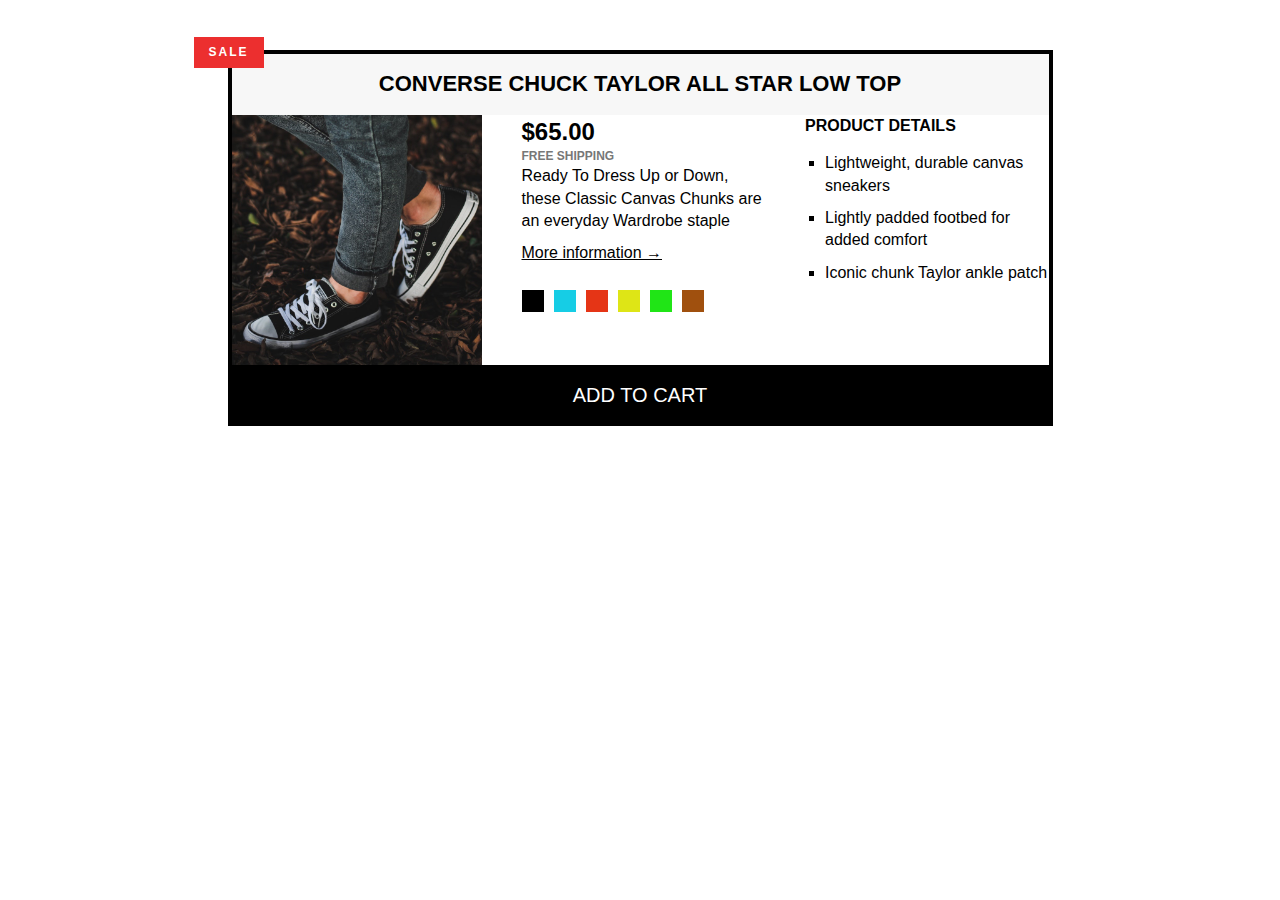
<file: 04-CSS-Layouts/challenge.html>
<!DOCTYPE html>
<html>
  <head>
    <title>Converse Chuck Taylor All Star Low Top</title>

    <link href="style2.css" rel="stylesheet" />
  </head>

  <body>
    <article class="product">
      <h2 class="product-title">Converse Chuck Taylor All Star Low Top</h2>
      <!-- <div class="container"> -->
      <img
        src="img/challenges.jpg"
        alt="Converse shoe"
        height="250"
        width="250"
        class="product-img"
      />

      <div class="b1">
        <div class="para">
          <p class="price"><strong>$65.00</strong></p>
          <p class="shipping">Free Shipping</p>
        </div>
        <p class="sale">Sale</p>

        <p class="product-discription">
          Ready To Dress Up or Down, these Classic Canvas Chunks are an everyday
          Wardrobe staple
        </p>
        <a class="more-info" href="https://www.converse.com/us" target="_blank"
          >More information &rarr;</a
        >

        <div class="product-colors">
          <div class="color"></div>
          <div class="color color-blue"></div>
          <div class="color color-red"></div>
          <div class="color color-yellow"></div>
          <div class="color color-green"></div>
          <div class="color color-brown"></div>
        </div>
      </div>
      <div class="b2">
        <h2 class="detail-title">Product details</h2>

        <ul class="detail-list">
          <li>Lightweight, durable canvas sneakers</li>
          <li>Lightly padded footbed for added comfort</li>
          <li>Iconic chunk Taylor ankle patch</li>
        </ul>
      </div>
      <!-- </div> -->
      <button class="add-cart">Add to cart</button>
    </article>
  </body>
</html>
</file>
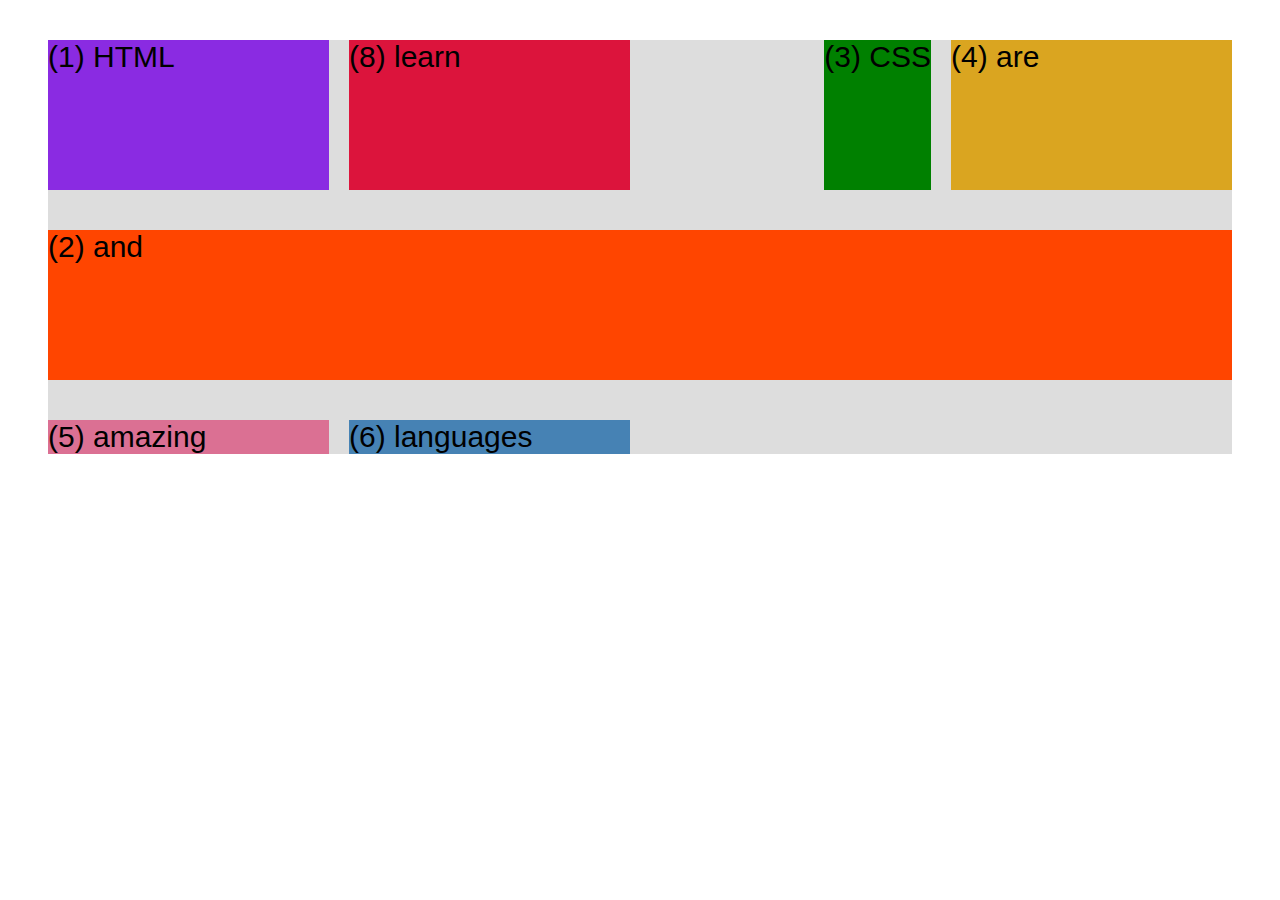
<file: 04-CSS-Layouts/css-grid.html>
<!DOCTYPE html>
<html lang="en">
  <head>
    <meta charset="UTF-8" />
    <meta http-equiv="X-UA-Compatible" content="IE=edge" />
    <meta name="viewport" content="width=device-width, initial-scale=1.0" />
    <title>CSS Grid</title>
    <style>
      .el--1 {
        background-color: blueviolet;
      }
      .el--2 {
        background-color: orangered;
      }
      .el--3 {
        background-color: green;
        height: 150px;
      }
      .el--4 {
        background-color: goldenrod;
      }
      .el--5 {
        background-color: palevioletred;
      }
      .el--6 {
        background-color: steelblue;
      }
      .el--7 {
        background-color: yellow;
      }
      .el--8 {
        background-color: crimson;
      }

      /* GRID ITEM PROPERTIES */
      /* to place a grid item at particular row and column */
      .el--8 {
        grid-column: 2/3;
        grid-row: 1/2;
      }

      .el--2 {
        /* to expand(span) item across three cells  */
        /* grid-column: 1/4; */
        /* grid-column: 1 / span 4; */
        grid-column: 1/-1;
        grid-row: 2;
      }

      .container--1 {
        /* STARTER */
        font-family: sans-serif;
        background-color: #ddd;
        font-size: 30px;
        margin: 40px;

        /* CSS GRID */
        /* CONTAINER PROPERTIES */
        display: grid;
        /* grid-template-columns: 200px 200px 100px 100px; */
        /* grid-template-rows: 300px 200px; */
        grid-template-rows: 1fr 1fr;
        grid-template-columns: 1fr 1fr 1fr 1fr;

        /* gap: 30px; */
        column-gap: 20px;
        row-gap: 40px;

        /* Temp */
        /* display: none; */
      }

      .container--2 {
        /* display: none; */
        /* STARTER */
        font-family: sans-serif;
        background-color: black;
        font-size: 40px;
        margin: 100px;

        width: 700px;
        height: 600px;

        /* CSS GRID */
        display: none;
        grid-template-columns: 125px 200px 125px;
        grid-template-rows: 200px 100px;
        gap: 50px;

        /* Aligning tracks inside container:
          Distribute empty space */

        justify-content: center;
        /* justify-content: space-between; */
        align-content: center;
        /* align-content: end;
        align-content: start; */

        /* Aligning item INSIDE cells: moving items 
        around inside cells */
        /* By default they are STRETCH  */
        align-items: center;
        justify-items: stretch;
      }

      /* For individual item */
      .el--3 {
        align-self: end;
        justify-self: end;
      }
    </style>
  </head>
  <body>
    <div class="container--1">
      <div class="el el--1">(1) HTML</div>
      <div class="el el--2">(2) and</div>
      <div class="el el--3">(3) CSS</div>
      <div class="el el--4">(4) are</div>
      <div class="el el--5">(5) amazing</div>
      <div class="el el--6">(6) languages</div>
      <!-- <div class="el el--7">(7) to</div> -->
      <div class="el el--8">(8) learn</div>
    </div>

    <div class="container--2">
      <div class="el el--1">(1)</div>
      <div class="el el--3">(3)</div>
      <div class="el el--4">(4)</div>
      <div class="el el--5">(5)</div>
      <div class="el el--6">(6)</div>
      <div class="el el--7">(7)</div>
    </div>
  </body>
</html>
</file>
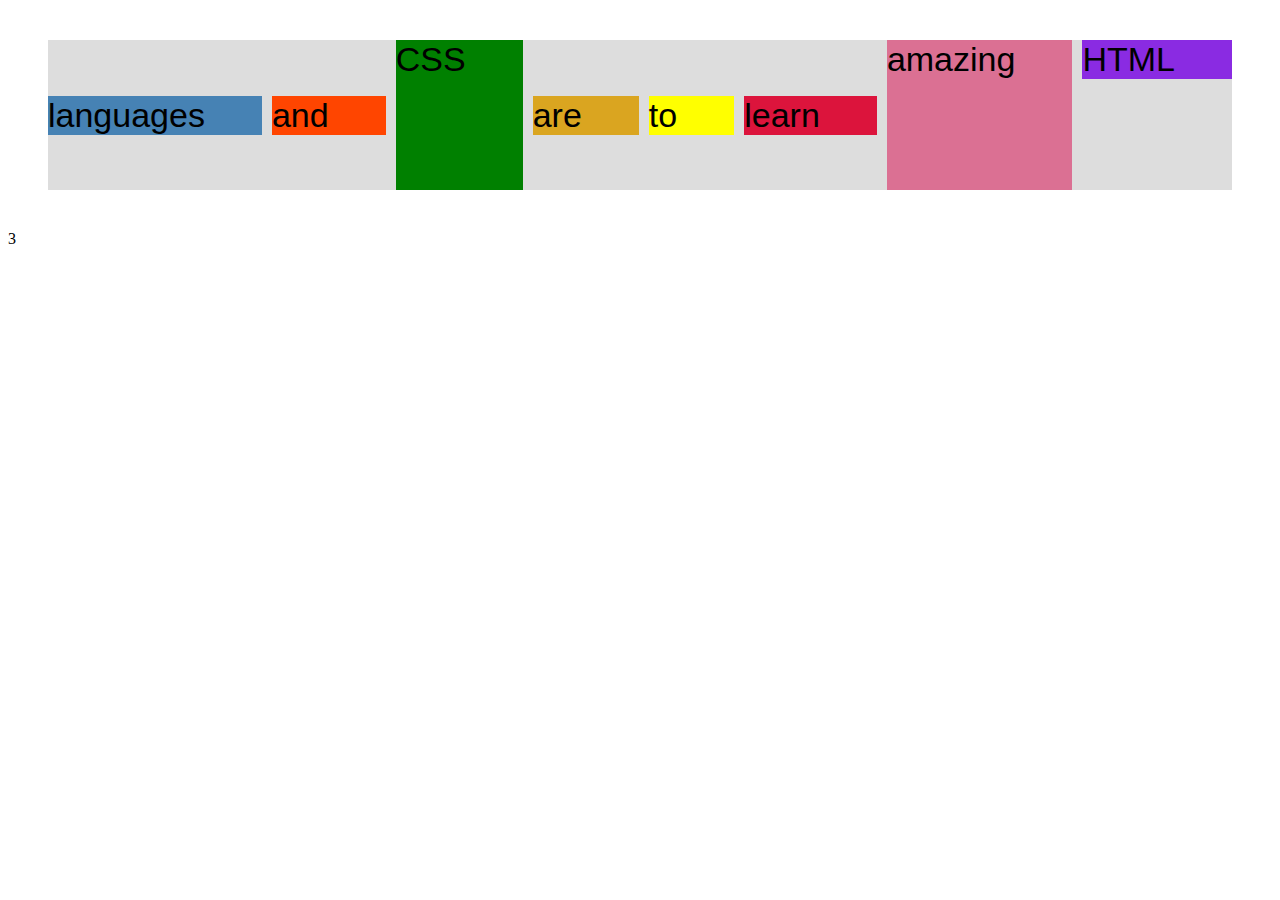
<file: 04-CSS-Layouts/flexbox.html>
<!DOCTYPE html>
<html lang="en">
  <head>
    <meta charset="UTF-8" />
    <meta http-equiv="X-UA-Compatible" content="IE=edge" />
    <meta name="viewport" content="width=device-width, initial-scale=1.0" />
    <title>Flexbox</title>
    <style>
      .el--1 {
        background-color: blueviolet;
      }
      .el--2 {
        background-color: orangered;
      }
      .el--3 {
        background-color: green;
        height: 150px;
      }
      .el--4 {
        background-color: goldenrod;
      }
      .el--5 {
        background-color: palevioletred;
      }
      .el--6 {
        background-color: steelblue;
      }
      .el--7 {
        background-color: yellow;
      }
      .el--8 {
        background-color: crimson;
      }

      .container {
        /* STARTER */
        font-family: sans-serif;
        background-color: #ddd;
        font-size: 34px;
        margin: 40px;

        /* FLEXBOX */
        display: flex;
        align-items: center;
        justify-content: flex-start;
        gap: 10px;
      }

      .el {
        /* DEFAULTS:
        flex-grow: 0;
        flex-shrink: 1;
        flex-basis: auto; */
        flex-grow: 1;
      }
      .el--1 {
        align-self: flex-start;
        order: 2;
      }

      .el--5 {
        align-self: stretch;
        order: 1;
      }

      .el--6 {
        order: -1;
      }
    </style>
  </head>
  <body>
    <div class="container">
      <div class="el el--1">HTML</div>
      <div class="el el--2">and</div>
      <div class="el el--3">CSS</div>
      <div class="el el--4">are</div>
      <div class="el el--5">amazing</div>
      <div class="el el--6">languages</div>
      <div class="el el--7">to</div>
      <div class="el el--8">learn</div>
    </div>
  </body>
</html>
3
</file>
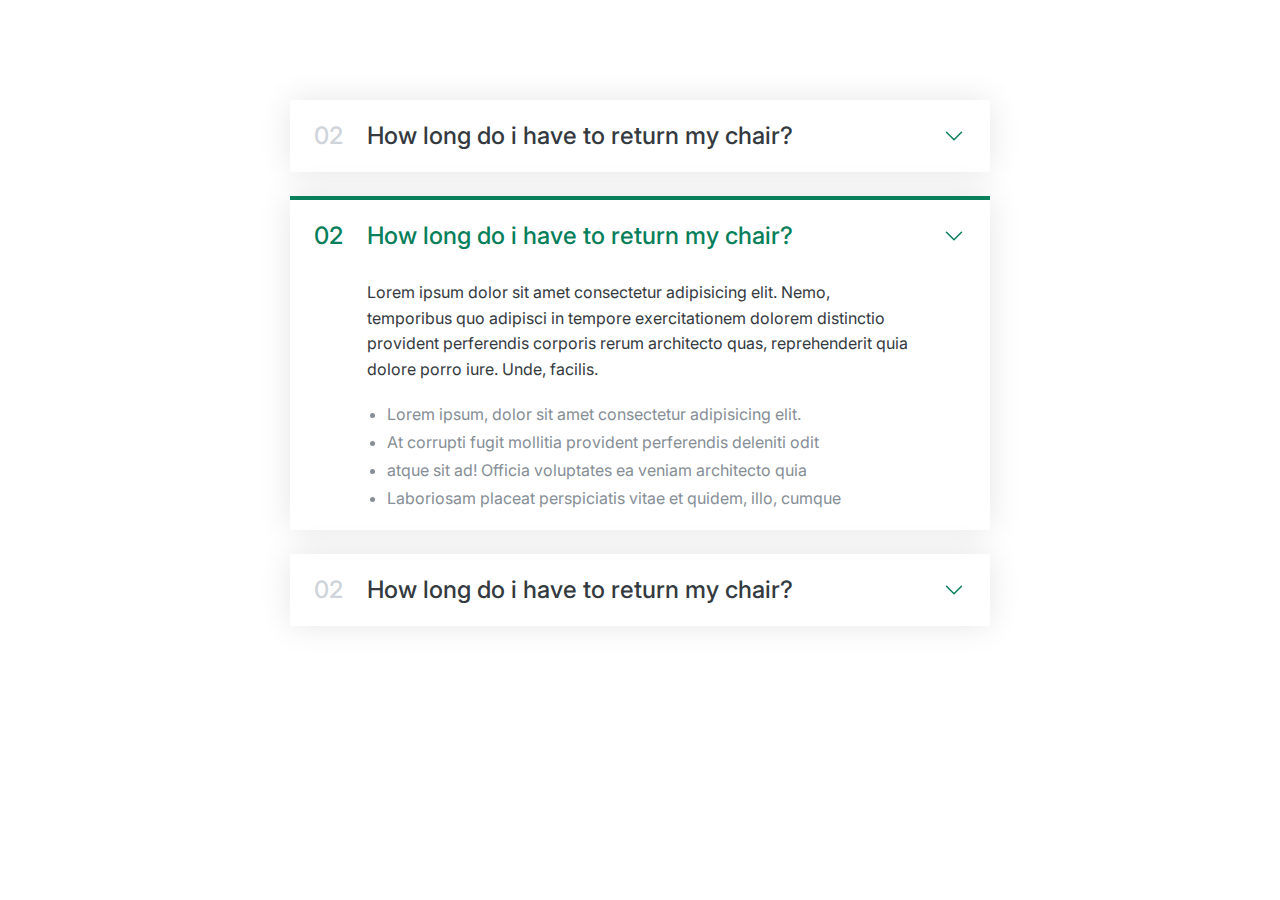
<file: 06-Components/01-accordion.html>
<!DOCTYPE html>
<html lang="en">
  <head>
    <meta charset="UTF-8" />
    <meta http-equiv="X-UA-Compatible" content="IE=edge" />
    <meta name="viewport" content="width=device-width, initial-scale=1.0" />

    <link
      href="https://fonts.googleapis.com/css2?family=Inter:wght@400;500;700&display=swap"
      rel="stylesheet"
    />
    <title>Accordian Component</title>

    <style>
      /*                                             
    SPACING SYSTEM (px)
    2 / 4 / 8 / 12 / 16 / 24 / 32 / 48 / 64 / 80 / 96 / 128

    FONT SIZE SYSTEM (px)
    10 / 12 / 14 / 16 / 18 / 20 / 24 / 30 / 36 / 44 / 52 / 62 / 74 / 86 / 98
    */

      /* MAIN COLOR: #087f5b 
      GRAY COLOR: #343a40 */

      * {
        margin: 0;
        padding: 0;
        box-sizing: border-box;
      }

      body {
        font-family: "Inter", sans-serif;
        color: #343a40;
        line-height: 1;
      }

      .accordion {
        width: 700px;
        margin: 100px auto;

        display: flex;
        flex-direction: column;
        gap: 24px;
      }
      .items {
        box-shadow: 0 0 32px rgba(0, 0, 0, 0.1);
        padding: 24px;

        display: grid;
        grid-template-columns: auto 1fr auto;
        column-gap: 24px;
        row-gap: 32px;
        align-items: center;
      }
      .number,
      .text {
        font-size: 24px;
        font-weight: 500;
        /* color: #087f5b; */
      }

      .number {
        color: #ced4da;
      }

      .icon {
        width: 24px;
        height: 24px;
        stroke: #087f5b;
      }

      .hidden-box {
        grid-column: 2 / 3;
        display: none;
      }
      .hidden-box p {
        line-height: 1.6;
        margin-bottom: 24px;
      }

      .hidden-box ul {
        color: #868e96;
        margin-left: 20px;

        display: flex;
        flex-direction: column;
        gap: 12px;
      }

      /* OPEN STATE */
      .open {
        border-top: 4px solid #087f5b;
      }

      .open .hidden-box {
        display: block;
      }

      .open .number,
      .open .text {
        color: #087f5b;
      }
    </style>
  </head>
  <body>
    <div class="accordion">
      <div class="items">
        <p class="number">02</p>
        <p class="text">How long do i have to return my chair?</p>
        <svg
          xmlns="http://www.w3.org/2000/svg"
          fill="none"
          viewBox="0 0 24 24"
          stroke-width="1.5"
          stroke="currentColor"
          class="icon"
        >
          <path
            stroke-linecap="round"
            stroke-linejoin="round"
            d="M19.5 8.25l-7.5 7.5-7.5-7.5"
          />
        </svg>
        <div class="hidden-box">
          <p>
            Lorem ipsum dolor sit amet consectetur adipisicing elit. Nemo,
            temporibus quo adipisci in tempore exercitationem dolorem distinctio
            provident perferendis corporis rerum architecto quas, reprehenderit
            quia dolore porro iure. Unde, facilis.
          </p>
          <ul>
            <li>Lorem ipsum, dolor sit amet consectetur adipisicing elit.</li>
            <li>
              At corrupti fugit mollitia provident perferendis deleniti odit
            </li>
            <li>atque sit ad! Officia voluptates ea veniam architecto quia</li>
            <li>
              Laboriosam placeat perspiciatis vitae et quidem, illo, cumque
            </li>
          </ul>
        </div>
      </div>

      <div class="items open">
        <p class="number">02</p>
        <p class="text">How long do i have to return my chair?</p>
        <svg
          xmlns="http://www.w3.org/2000/svg"
          fill="none"
          viewBox="0 0 24 24"
          stroke-width="1.5"
          stroke="currentColor"
          class="icon"
        >
          <path
            stroke-linecap="round"
            stroke-linejoin="round"
            d="M19.5 8.25l-7.5 7.5-7.5-7.5"
          />
        </svg>
        <div class="hidden-box">
          <p>
            Lorem ipsum dolor sit amet consectetur adipisicing elit. Nemo,
            temporibus quo adipisci in tempore exercitationem dolorem distinctio
            provident perferendis corporis rerum architecto quas, reprehenderit
            quia dolore porro iure. Unde, facilis.
          </p>
          <ul>
            <li>Lorem ipsum, dolor sit amet consectetur adipisicing elit.</li>
            <li>
              At corrupti fugit mollitia provident perferendis deleniti odit
            </li>
            <li>atque sit ad! Officia voluptates ea veniam architecto quia</li>
            <li>
              Laboriosam placeat perspiciatis vitae et quidem, illo, cumque
            </li>
          </ul>
        </div>
      </div>

      <div class="items">
        <p class="number">02</p>
        <p class="text">How long do i have to return my chair?</p>
        <svg
          xmlns="http://www.w3.org/2000/svg"
          fill="none"
          viewBox="0 0 24 24"
          stroke-width="1.5"
          stroke="currentColor"
          class="icon"
        >
          <path
            stroke-linecap="round"
            stroke-linejoin="round"
            d="M19.5 8.25l-7.5 7.5-7.5-7.5"
          />
        </svg>
        <div class="hidden-box">
          <p>
            Lorem ipsum dolor sit amet consectetur adipisicing elit. Nemo,
            temporibus quo adipisci in tempore exercitationem dolorem distinctio
            provident perferendis corporis rerum architecto quas, reprehenderit
            quia dolore porro iure. Unde, facilis.
          </p>
          <ul>
            <li>Lorem ipsum, dolor sit amet consectetur adipisicing elit.</li>
            <li>
              At corrupti fugit mollitia provident perferendis deleniti odit
            </li>
            <li>atque sit ad! Officia voluptates ea veniam architecto quia</li>
            <li>
              Laboriosam placeat perspiciatis vitae et quidem, illo, cumque
            </li>
          </ul>
        </div>
      </div>
    </div>
  </body>
</html>
</file>
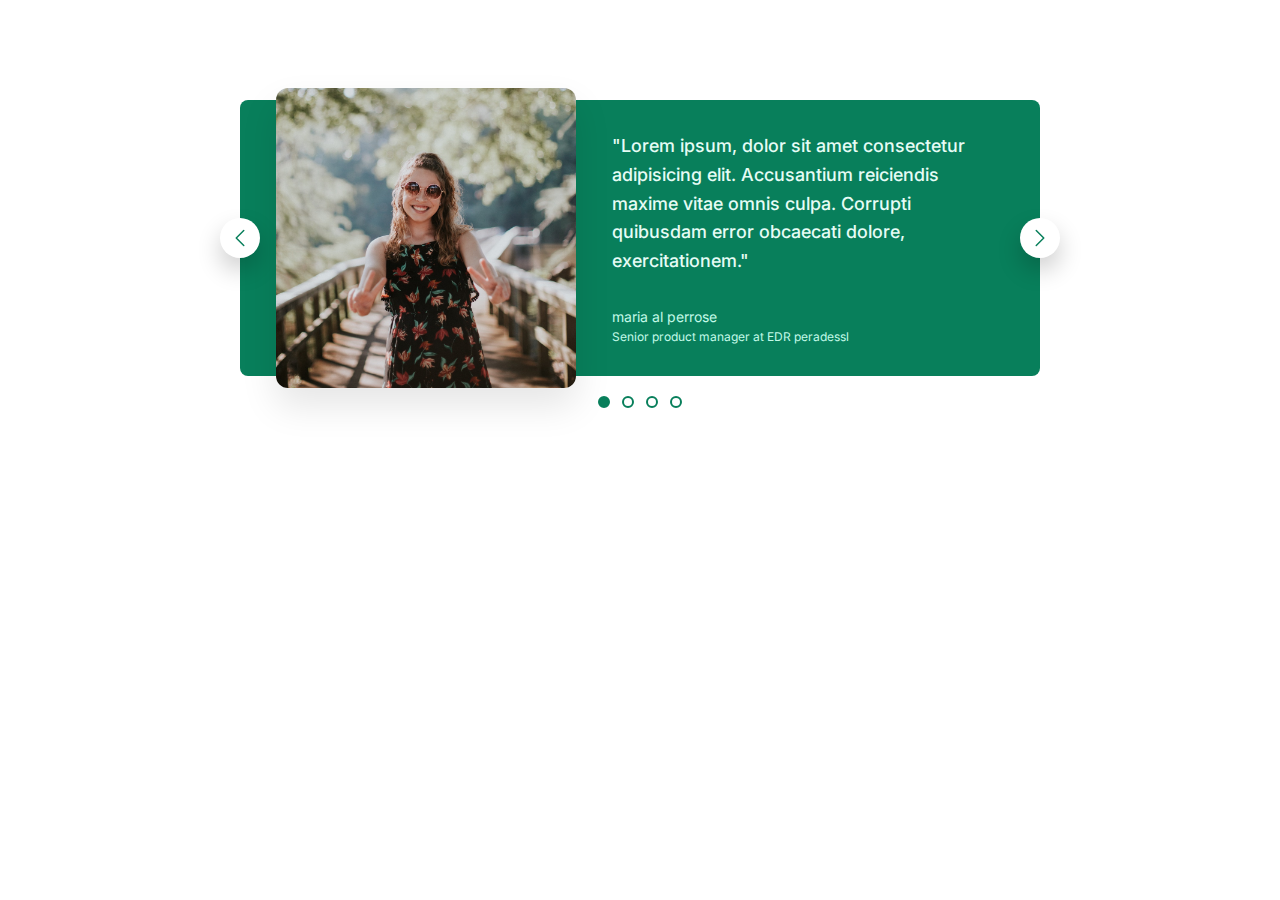
<file: 06-Components/02-carousel.html>
<!DOCTYPE html>
<html lang="en">
  <head>
    <meta charset="UTF-8" />
    <meta http-equiv="X-UA-Compatible" content="IE=edge" />
    <meta name="viewport" content="width=device-width, initial-scale=1.0" />

    <link
      href="https://fonts.googleapis.com/css2?family=Inter:wght@400;500;700&display=swap"
      rel="stylesheet"
    />
    <title>Carousel Component</title>
    <style>
      * {
        margin: 0;
        padding: 0;
        box-sizing: border-box;
      }

      body {
        font-family: "Inter", sans-serif;
      }

      .carousel {
        width: 800px;
        background-color: #087f5b;
        margin: 100px auto;
        padding: 32px;
        padding-left: 86px;
        padding-right: 48px;
        border-radius: 8px;
        position: relative;

        display: flex;
        align-items: center;
        gap: 86px;
      }

      img {
        border-radius: 8px;
        height: 200px;
        /* SCALE IMAGE LARGER */
        transform: scale(1.5);
        box-shadow: 0 12px 24px rgba(0, 0, 0, 0.1);
      }

      .testimonial-text {
        font-size: 18px;
        font-weight: 500;
        line-height: 1.6;
        margin-bottom: 32px;
        color: #e6fcf5;
      }
      .textimonial-author {
        font-size: 14px;
        margin-bottom: 4px;
        color: #c3fae8;
      }
      .testimonial-job {
        font-size: 12px;
        color: #c3fae8;
      }

      /* CONTROLS */

      .btn {
        background-color: #fff;
        border: none;
        height: 40px;
        width: 40px;
        border-radius: 50%;
        position: absolute;
        box-shadow: 0 12px 24px rgba(0, 0, 0, 0.2);
        cursor: pointer;

        display: flex;
        align-items: center;
        justify-content: center;
      }
      .btn--left {
        left: 0;
        top: 50%;
        transform: translate(-50%, -50%);
      }
      .btn--right {
        right: 0;
        top: 50%;
        transform: translate(50%, -50%);
      }
      .btn-icon {
        height: 24px;
        width: 24px;
        stroke: #087f5b;
      }

      .dots {
        position: absolute;
        left: 50%;
        bottom: 0;
        transform: translate(-50%, 32px);

        display: flex;
        gap: 12px;
      }
      .dot {
        height: 12px;
        width: 12px;
        border: 2px solid #087f5b;
        border-radius: 50%;
        background-color: #fff;
      }
      .dot--fill {
        background-color: #087f5b;
      }
    </style>
  </head>
  <body>
    <div class="carousel">
      <img src="maria.jpg" alt="maria" />
      <blockquote class="testimonial">
        <p class="testimonial-text">
          "Lorem ipsum, dolor sit amet consectetur adipisicing elit. Accusantium
          reiciendis maxime vitae omnis culpa. Corrupti quibusdam error
          obcaecati dolore, exercitationem."
        </p>
        <p class="textimonial-author">maria al perrose</p>
        <p class="testimonial-job">Senior product manager at EDR peradessl</p>
      </blockquote>
      <button class="btn btn--left">
        <svg
          xmlns="http://www.w3.org/2000/svg"
          fill="none"
          viewBox="0 0 24 24"
          stroke-width="1.5"
          stroke="currentColor"
          class="btn-icon"
        >
          <path
            stroke-linecap="round"
            stroke-linejoin="round"
            d="M15.75 19.5L8.25 12l7.5-7.5"
          />
        </svg>
      </button>
      <button class="btn btn--right">
        <svg
          xmlns="http://www.w3.org/2000/svg"
          fill="none"
          viewBox="0 0 24 24"
          stroke-width="1.5"
          stroke="currentColor"
          class="btn-icon"
        >
          <path
            stroke-linecap="round"
            stroke-linejoin="round"
            d="M8.25 4.5l7.5 7.5-7.5 7.5"
          />
        </svg>
      </button>
      <div class="dots">
        <button class="dot dot--fill">&nbsp;</button>
        <button class="dot">&nbsp;</button>
        <button class="dot">&nbsp;</button>
        <button class="dot">&nbsp;</button>
      </div>
    </div>
  </body>
</html>
</file>
<file: 03-CSS Fundamentals/style.css>
* {
  margin: 0;
  padding: 0;
}

body {
  color: #444;
  font-family: sans-serif;
  border-top: 10px solid #1098ad;
}

.container {
  width: 700px;
  margin-left: auto;
  margin-right: auto;

  position: relative;
}

.main-header {
  background-color: #f7f7f7;
  /* padding: 20px;
  padding-left: 40px;
  padding-right: 40px; */
  /* border: 10px solid #1098ad; */
  padding: 20px 40px;
  margin-bottom: 60px;
  /* margin-left: 40px; */
  height: 80px;
}

.post-header {
  margin-bottom: 40px;
}

article {
  margin-bottom: 60px;
}

aside {
  background-color: #f7f7f7;
  border-top: 5px solid #1098ad;
  border-bottom: 5px solid #1098ad;
  padding-top: 50px;
  padding-bottom: 50px;
}

/* h1,
h2,
h3,
h4,
p,
li {
  font-family: sans-serif;
  color: #444;
} */

h1,
h2,
h3 {
  color: #1098ad;
}

h1 {
  font-size: 26px;
  text-transform: uppercase;
  font-style: italic;
}

h2 {
  font-size: 40px;
}

h3 {
  font-size: 30px;
  margin-bottom: 20px;
}

h4 {
  font-size: 20px;
  text-transform: uppercase;
  text-align: center;
}

p {
  font-size: 22px;
  line-height: 1.5;
  margin-bottom: 15px;
}

ol,
ul {
  margin-left: 50px;
  margin-bottom: 20px;
}

li {
  font-size: 20px;
  margin-bottom: 10px;
}

/* footer p {
  font-size: 16px;
} */

/*
article header p {
  font-style: italic;
}
*/

#author {
  font-style: italic;
  font-size: 18px;
}

#copyright {
  font-size: 16px;
}

.related-author {
  font-size: 18px;
  font-weight: bold;
}

/* .ul {
  list-style: none;
} */

/* to remove bulit points from a list */
.related {
  list-style: none;
}

/* Pseudo classes */
li:first-child {
  color: red;
}

li:last-child {
  font-style: italic;
  margin-bottom: 0;
}

/* Styling links */
a:link {
  color: #1098ad;
  text-decoration: none;
}

a:visited {
  color: #1098ad;
}

a:hover {
  color: black;
}

a:active {
  background-color: black;
  font-style: italic;
}
/* LVHA */

.post-img {
  width: 100%;
  height: auto;
}

/* Inline element */
nav a:link {
  /* background-color: orangered;
  margin: 20px;
  display: block; */
  margin-right: 20px;
  margin-top: 10px;
  display: inline-block;
}

nav a:link:last-child {
  margin-right: 0;
}

button {
  font-size: 22px;
  padding: 20px;
  cursor: pointer;

  position: absolute;
  /* top: 0;
  left: 0; */
  bottom: 50px;
  right: 50px;
}

/* Pseudo elements */

h1::first-letter {
  font-style: normal;
  margin-right: 5px;
}

/* Resolving confilicts
#copyright {
  color: red;
}

.copyright {
  color: blueviolet;
}

.text {
  color: yellow;
}

footer p {
  color: green;
} */
</file>
<file: 04-CSS-Layouts/style.css>
* {
  margin: 0;
  padding: 0;
  box-sizing: border-box;
}

body {
  color: #444;
  font-family: sans-serif;
  border-top: 10px solid #1098ad;
}

.container {
  width: 1200px;
  margin-left: auto;
  margin-right: auto;

  position: relative;
}

.main-header {
  background-color: #f7f7f7;
  /* padding: 20px;
  padding-left: 40px;
  padding-right: 40px; */
  /* border: 10px solid #1098ad; */
  padding: 20px 40px;
  /* margin-bottom: 60px; */
  /* margin-left: 40px; */
  /* height: 80px; */
}

.post-header {
  margin-bottom: 40px;
}

/* article {
  margin-bottom: 60px;
} */

aside {
  background-color: #f7f7f7;
  border-top: 5px solid #1098ad;
  border-bottom: 5px solid #1098ad;
  padding: 50px 40px;
  box-sizing: border-box;
}

/* h1,
h2,
h3,
h4,
p,
li {
  font-family: sans-serif;
  color: #444;
} */

h1,
h2,
h3 {
  color: #1098ad;
}

h1 {
  font-size: 26px;
  text-transform: uppercase;
  font-style: italic;
}

h2 {
  font-size: 40px;
}

h3 {
  font-size: 30px;
  margin-bottom: 20px;
}

h4 {
  font-size: 20px;
  text-transform: uppercase;
  text-align: center;
  margin-bottom: 30px;
}

p {
  font-size: 22px;
  line-height: 1.5;
  margin-bottom: 15px;
}

ol,
ul {
  margin-left: 50px;
  margin-bottom: 20px;
}

li {
  font-size: 20px;
  margin-bottom: 10px;
}

/* footer p {
  font-size: 16px;
} */

/*
article header p {
  font-style: italic;
}
*/

#author {
  font-style: italic;
  font-size: 18px;
}

#copyright {
  font-size: 16px;
}

.related-author {
  font-size: 18px;
  font-weight: bold;
}

/* .ul {
  list-style: none;
} */

/* to remove bulit points from a list */
.related {
  list-style: none;
  margin-left: 0;
}

/* Pseudo classes */

/* li:first-child {
  color: red;
} */

li:last-child {
  font-style: italic;
  margin-bottom: 0;
}

/* Styling links */
a:link {
  color: #1098ad;
  text-decoration: none;
}

a:visited {
  color: #1098ad;
}

a:hover {
  color: black;
}

a:active {
  background-color: black;
  font-style: italic;
}
/* LVHA */

.post-img {
  width: 100%;
  height: auto;
}

/* Inline element */
nav a:link {
  /* background-color: orangered;
  margin: 20px;
  display: block; */
  margin-right: 20px;
  /* margin-top: 10px; */
  display: inline-block;
}

nav a:link:last-child {
  margin-right: 0;
}

button {
  font-size: 22px;
  padding: 20px;
  cursor: pointer;

  position: absolute;
  /* top: 0;
  left: 0; */
  bottom: 50px;
  right: 50px;
}

/* Pseudo elements */

h1::first-letter {
  font-style: normal;
  margin-right: 5px;
}

/* Resolving confilicts
#copyright {
  color: red;
}

.copyright {
  color: blueviolet;
}

.text {
  color: yellow;
}

footer p {
  color: green;
} */

/***************** FLOATS ***********************/
/*
.author-img {
  float: left;
} 

.author {
  /* padding-left: 40px; 
  float: left;
  margin-top: 10px;
  margin-left: 20px;
}

h1 {
  float: left;
}

nav {
  float: right;
}

/* As we have floated both the elements of the main header, its content becomes empty
 and its height gets colapsed, to regain its height we use clearfix in order to regin its height

.clearfix::after {
  clear: both;
  content: " ";
  display: block;
}

article {
  /* background-color: red; 
  width: 825px;
  float: left;
}

aside {
  /* background-color: green; 
  width: 300px;
  float: right;
}

footer {
  /* background-color: yellow; 
  clear: both;
}
*/

/***************** FLEXBOX ***********************/

.main-header {
  display: flex;
  align-items: center;
  justify-content: space-between;
}

.author-box {
  display: flex;
  align-items: center;
  margin-bottom: 15px;
}

.author {
  margin-bottom: 0;
  margin-left: 15px;
}

.related-post {
  display: flex;
  align-items: center;
  gap: 20px;
  margin-bottom: 30px;
}

.related-link:link {
  font-size: 17px;
  font-weight: bold;
  font-style: normal;
  margin-bottom: 5px;
  display: block;
}

.related-author {
  margin-bottom: 0;
  font-size: 14px;
  font-weight: normal;
  font-style: italic;
}
/* FLEXBOX LAYOUT */
/* .row {
  display: flex;
  align-items: flex-start;
  gap: 75px;
  margin-bottom: 60px;
}

aside {
  flex: 0 0 300px;
}
article {
  flex: 1;
  margin-bottom: 0;
} */

/* ********************CSS-GRID *********************** */
.container {
  display: grid;
  grid-template-columns: 1fr 300px;
  column-gap: 75px;
  row-gap: 60px;
}

.main-header {
  grid-column: 1 / span 2;
}

article {
  align-self: center;
}

aside {
  align-self: start;
}

footer {
  grid-column: 1 / -1;
}
</file>
<file: 05-Design/style.css>
/*
SPACING SYSTEM (px)
2 / 4 / 8 / 12 / 16 / 24 / 32 / 48 / 64 / 80 / 96 / 128

FONT SIZE SYSTEM (px)
10 / 12 / 14 / 16 / 18 / 20 / 24 / 30 / 36 / 44 / 52 / 62 / 74 / 86 / 98
*/

/* MAIN COLOR: #087f5b 
   GRAY COLOR: #343a40 */

* {
  margin: 0;
  padding: 0;
  box-sizing: border-box;
}

/* ------------------------ */
/* GENERAL STYLES */
/* ------------------------ */
body {
  font-family: "Inter", sans-serif;
  color: #343a40;
  border-bottom: 8px solid #087f5b;
}

.container {
  width: 960px;
  margin: 0 auto;
}

header,
section {
  margin-bottom: 96px;
}

h2 {
  margin-bottom: 48px;
  font-size: 36px;
  letter-spacing: -0.5px;
}

.grid-3-cols {
  display: grid;
  grid-template-columns: repeat(3, 1fr);
  column-gap: 80px;
}

.btn:link,
.btn:visited {
  background-color: #087f5b;
  color: #fff;
  text-decoration: none;
  text-transform: uppercase;
  font-weight: 500;

  display: inline-block;
  border-radius: 100px;
}

.btn:hover,
.btn:active {
  background-color: #099268;
}

.btn--big {
  font-size: 18px;
  padding: 16px 32px;
}
.btn--small {
  font-size: 14px;
  padding: 8px 12px;
}

img {
  border-radius: 12px;
}
/* ------------------------ */
/* COMPONENT STYLES */
/* ------------------------ */

/* HEADER */
header {
  display: grid;
  grid-template-columns: repeat(2, 1fr);
  column-gap: 80px;
  margin-top: 64px;
}

.header-text-box {
  align-self: center;
}

h1 {
  margin-bottom: 32px;
  font-size: 44px;
  line-height: 1.1;
  letter-spacing: -1px;
}

.header-text {
  margin-bottom: 24px;
  font-size: 18px;
  line-height: 1.7;
}

img {
  width: 100%;
}

/* FEATURES */
.features-icon {
  stroke: #087f5b;
  width: 36px;
  height: 36px;
  margin-bottom: 24px;
}

.features-title {
  margin-bottom: 16px;
  font-size: 20px;
}

.features-text {
  font-size: 18px;
  line-height: 1.7;
}

/* TESTIMONIAL */
.testimonial-section {
  background-color: #087f5b;
  color: #fff;
  padding: 24px;
  border-radius: 12px;
}

.testimonial-box {
  grid-column: 2 / -1;
  align-self: center;
}

.testimonial-box h2 {
  margin-bottom: 24px;
  font-size: 24px;
}

.testimonial-text {
  font-style: italic;
  margin-bottom: 24px;
  font-size: 18px;
  line-height: 1.7;
  color: #e6fcf5;
}

.testimonial-author {
  color: #c3fae8;
}

/* CHAIRS */

.chair {
  box-shadow: 0px 20px 30px 0px rgba(0, 0, 0, 0.07);
  border-radius: 12px;
}

.chair img {
  border-bottom-left-radius: 0;
  border-bottom-right-radius: 0;
}
.chair-box {
  padding: 32px;
}

h3 {
  margin-bottom: 24px;
  font-size: 20px;
}

.chair-details {
  list-style: none;
  margin-bottom: 48px;
}

.chair-details li {
  display: flex;
  align-items: center;
  gap: 12px;
  margin-bottom: 16px;
}

.chair-details li:last-child {
  margin-bottom: 0;
}

.chair-icon {
  stroke: #087f5b;
  width: 24px;
  height: 24px;
}

.chair-price {
  display: flex;
  justify-content: space-between;
  align-items: center;
  font-size: 20px;
}

footer {
  margin-bottom: 48px;
  font-size: 14px;
  color: #495057;
}
</file>
<file: 03-CSS Fundamentals/style2.css>
* {
  margin: 0;
  padding: 0;
}

body {
  font-family: sans-serif;
  line-height: 1.4;
}

.product {
  border: 4px solid black;
  width: 825px;
  margin: 50px auto;
  position: relative;
}

.product-title {
  text-align: center;
  font-size: 22px;
  text-transform: uppercase;
  background-color: #f7f7f7;
  padding: 15px;
}

.price {
  font-size: 24px;
}

.shipping {
  font-size: 12px;
  text-transform: uppercase;
  font-weight: bold;
  color: #777;
  margin-bottom: 20px;
}

.sale {
  background-color: #ec2f2f;
  color: #fff;
  font-size: 12px;
  text-transform: uppercase;
  font-weight: bold;
  letter-spacing: 2px;
  padding: 7px 15px;
  display: inline-block;
  position: absolute;
  top: -17px;
  left: -38px;
  /* width: 40px;
  text-align: center; */
}

.color {
  background-color: black;
  height: 22px;
  width: 22px;
  display: inline-block;
  margin-right: 12px;
}

.color-blue {
  background-color: #16cde5;
}
.color-red {
  background-color: #e53516;
}
.color-yellow {
  background-color: #dee516;
}
.color-green {
  background-color: #20e516;
}
.color-brown {
  background-color: #a0500e;
}
.more-info:link,
.more-info:visited {
  color: black;
  display: inline-block;
  margin-bottom: 25px;
}

.more-info:hover,
.more-info:active {
  text-decoration: none;
}

.detail-title {
  text-transform: uppercase;
  font-size: 16px;
  margin-bottom: 15px;
  margin-top: 30px;
}

.detail-list {
  list-style: square;
  margin-left: 20px;
}

.detail-list li {
  margin-bottom: 10px;
}

.add-cart {
  background-color: black;
  border: none;
  color: #fff;
  font-size: 20px;
  text-transform: uppercase;
  cursor: pointer;
  padding: 15px;
  width: 100%;
  border-top: 4px solid black;
}

.add-cart:hover {
  color: #000;
  background-color: #fff;
}

li:last-child {
  margin-bottom: 0;
}

/* button {
  width: 800px;
} */
</file>
<file: 04-CSS-Layouts/style2.css>
* {
  margin: 0;
  padding: 0;
  box-sizing: border-box;
}

body {
  font-family: sans-serif;
  line-height: 1.4;
}

.product {
  border: 4px solid black;
  width: 825px;
  margin: 50px auto;
  position: relative;
}

.product-title {
  text-align: center;
  font-size: 22px;
  text-transform: uppercase;
  background-color: #f7f7f7;
  padding: 15px;
}

.price {
  font-size: 24px;
  /* float: left; */
}

.shipping {
  font-size: 12px;
  text-transform: uppercase;
  font-weight: bold;
  color: #777;
  /* float: right; */
}

.product-discription {
  clear: both;
  margin-bottom: 10px;
}

.sale {
  background-color: #ec2f2f;
  color: #fff;
  font-size: 12px;
  text-transform: uppercase;
  font-weight: bold;
  letter-spacing: 2px;
  padding: 7px 15px;
  display: inline-block;
  position: absolute;
  top: -17px;
  left: -38px;
  /* width: 40px;
  text-align: center; */
}
.product-colors {
  display: flex;
  gap: 10px;
}

.color {
  background-color: black;
  height: 22px;
  width: 22px;
  /* display: inline-block; */
  /* margin-right: 12px; */
}

.color-blue {
  background-color: #16cde5;
}
.color-red {
  background-color: #e53516;
}
.color-yellow {
  background-color: #dee516;
}
.color-green {
  background-color: #20e516;
}
.color-brown {
  background-color: #a0500e;
}
.more-info:link,
.more-info:visited {
  color: black;
  display: inline-block;
  margin-bottom: 25px;
}

.more-info:hover,
.more-info:active {
  text-decoration: none;
}

.detail-title {
  text-transform: uppercase;
  font-size: 16px;
  margin-bottom: 15px;
}

.detail-list {
  list-style: square;
  margin-left: 20px;
}

.detail-list li {
  margin-bottom: 10px;
}

.add-cart {
  background-color: black;
  border: none;
  color: #fff;
  font-size: 20px;
  text-transform: uppercase;
  cursor: pointer;
  padding: 15px;
  width: 100%;
  border-top: 4px solid black;
}

.add-cart:hover {
  color: #000;
  background-color: #fff;
}

li:last-child {
  margin-bottom: 0;
}

/* button {
  width: 800px;
} */

/************ FLOATS *************/
/* .product-img {
  float: left;
  margin-right: 40px;
}

.b1 {
  width: 243px;
  float: left;
  margin-right: 40px;
  padding-top: 20px;
}
.b2 {
  width: 243px;
  float: left;
  margin-top: 20px;
} */

/************ FLEXBOX *************/
/* .para {
  display: flex;
  align-items: center;
  justify-content: space-between;
  margin-bottom: 20px;
}
.container {
  display: flex;
  gap: 20px;
}
.b1 {
  flex: 1;
}
.b2 {
  flex: 1;
} */

/* *************CSS-GRID ***************/
.product {
  display: grid;
  grid-template-columns: 250px 1fr 1fr;
  column-gap: 40px;
}
.product-title {
  grid-column: 1 / -1;
}
button {
  grid-column: 1 / -1;
}
</file>
